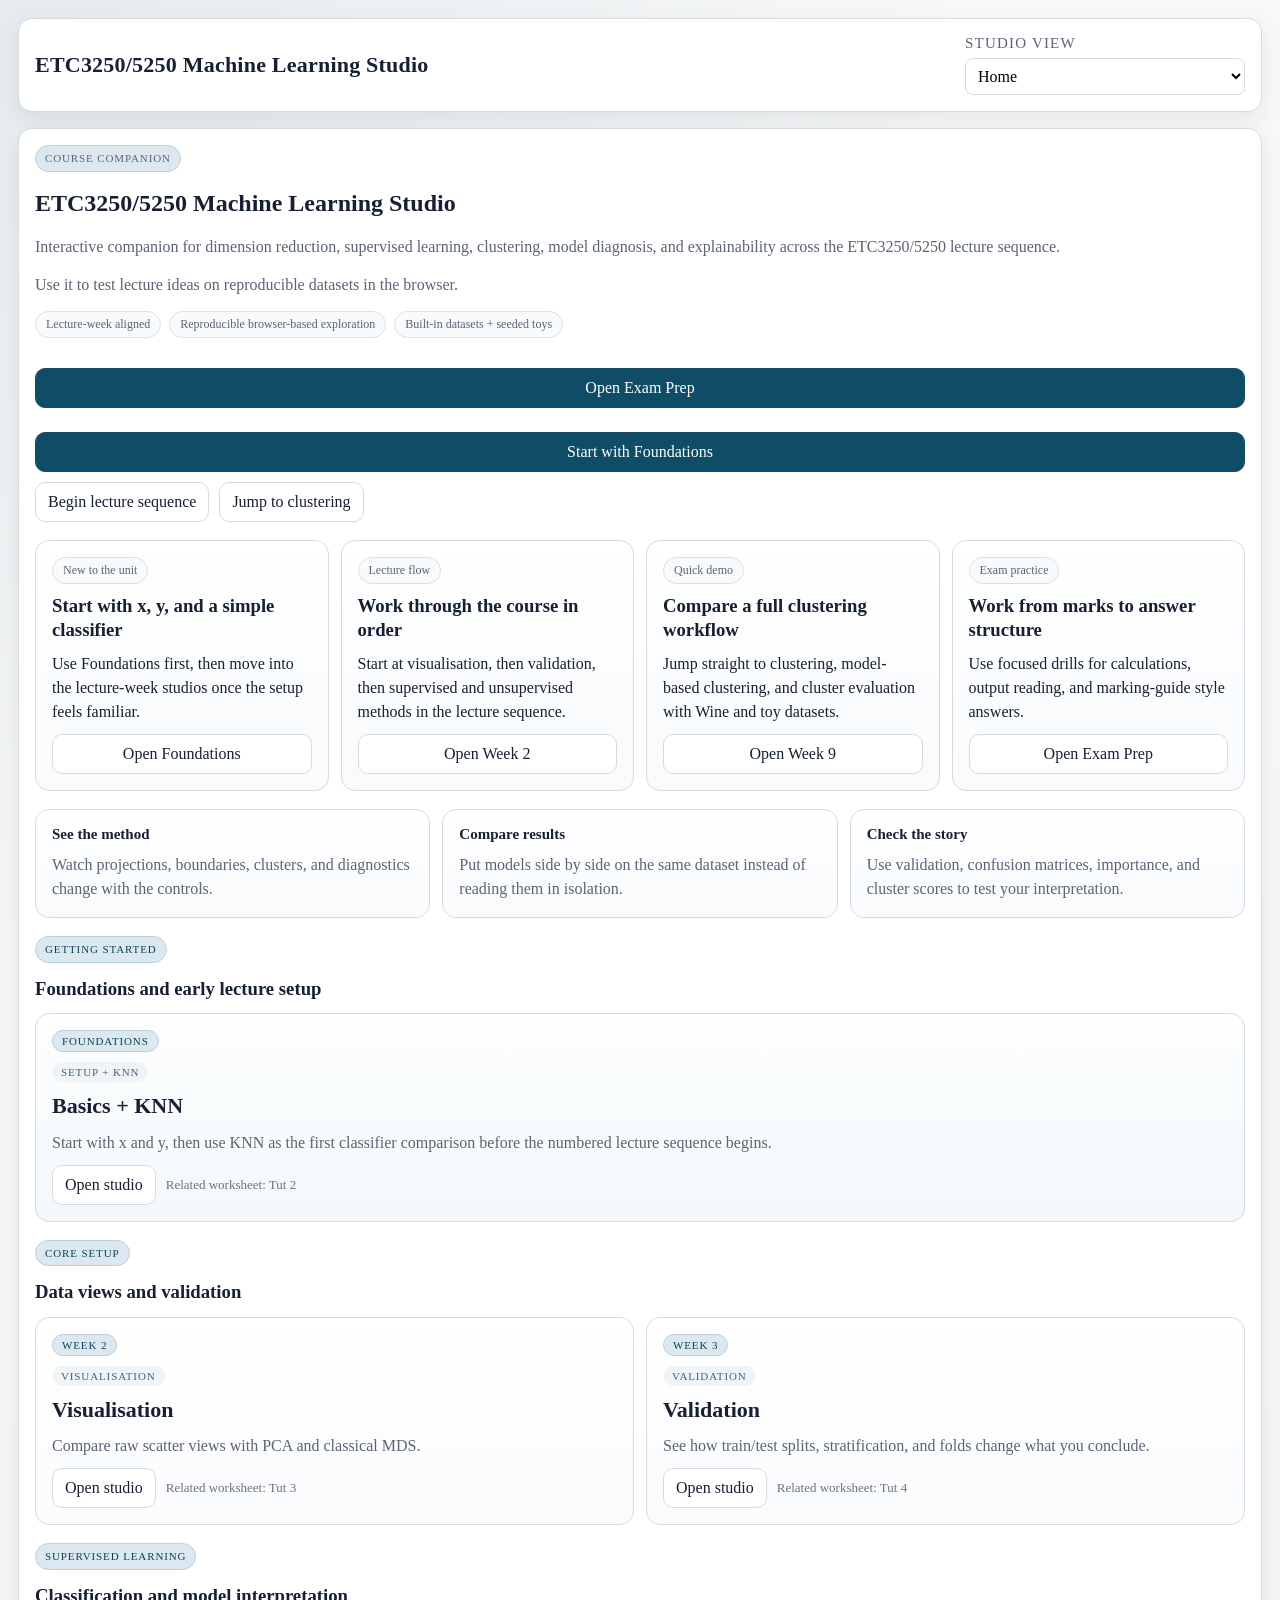
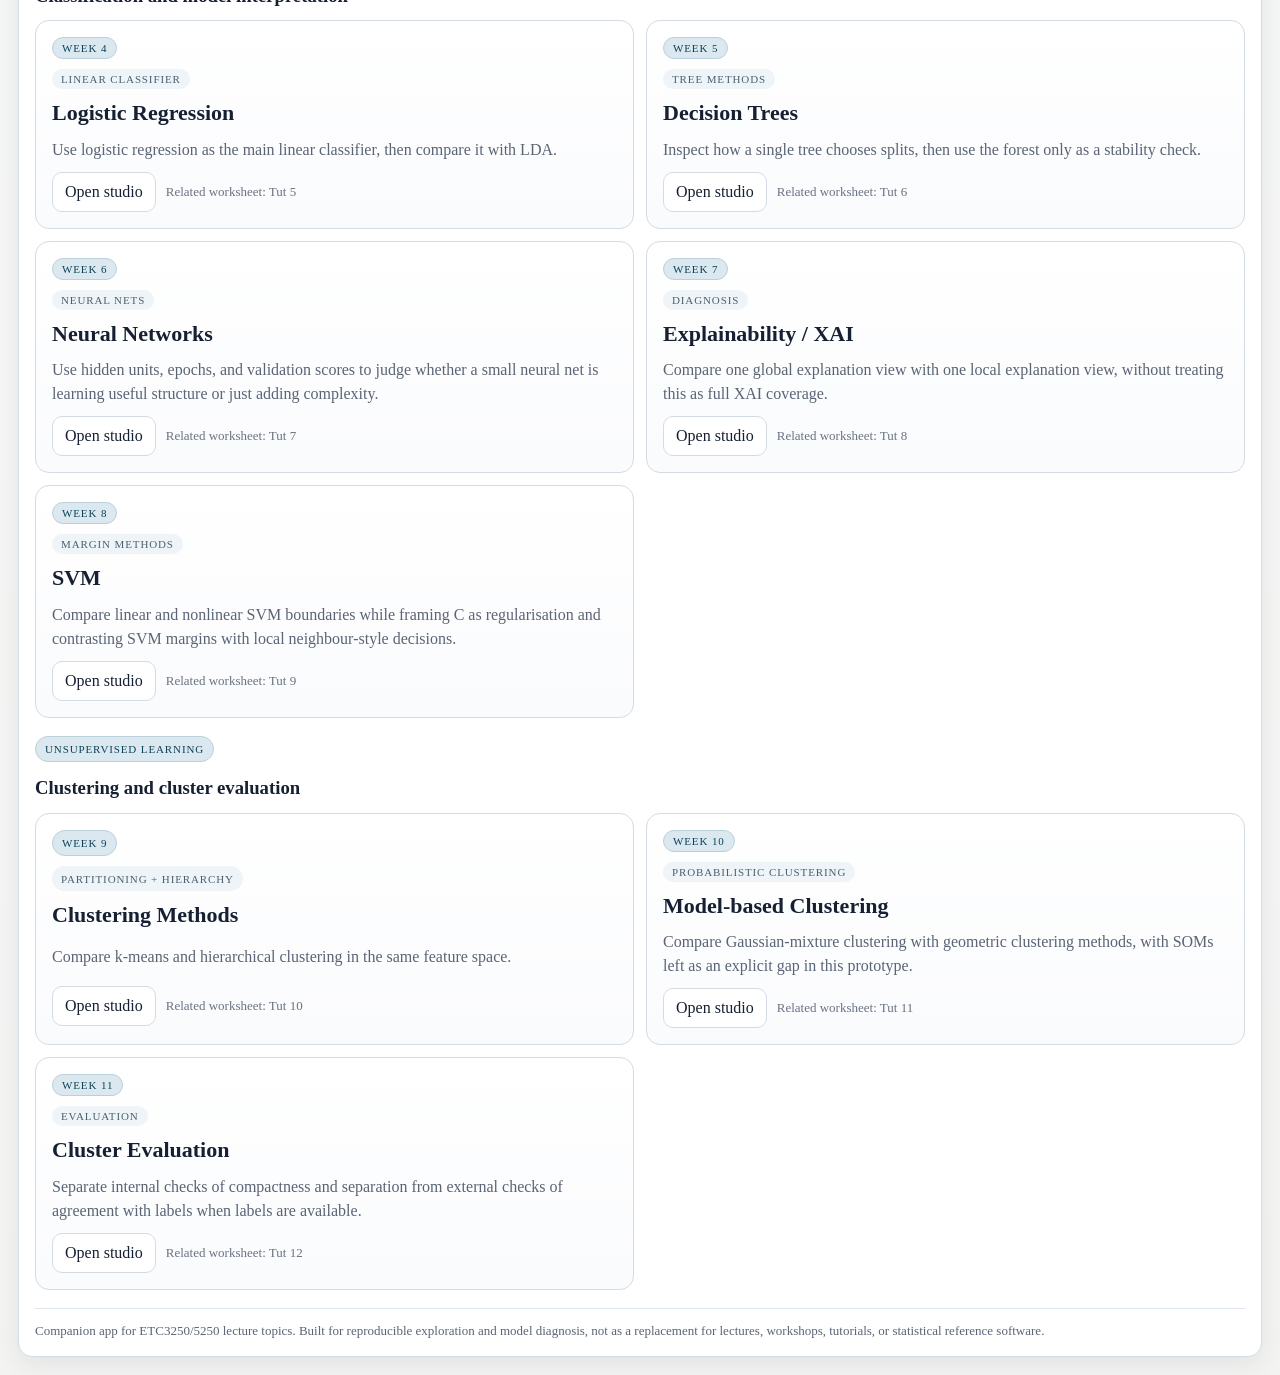
<file: app/v1/index.html>
<!DOCTYPE html>
<html lang="en">
<head>
  <meta charset="UTF-8" />
  <meta name="viewport" content="width=device-width, initial-scale=1.0" />
  <meta name="description" content="Interactive ETC3250/5250 machine learning studio for reproducible browser-based teaching demos." />
  <title>ETC3250/5250 Machine Learning Studio</title>
  <link rel="stylesheet" href="style.css" />
</head>
<body>
  <div class="layout">
    <main class="content">
      <section id="appControls" class="card app-controls">
        <div class="app-controls-head">
          <div class="app-controls-brand">
            <h1>ETC3250/5250 Machine Learning Studio</h1>
          </div>

          <div class="app-controls-nav">
            <label for="viewSelect">Studio view</label>
            <select id="viewSelect">
              <option value="home">Home</option>
              <option value="foundations">Foundations: Basics + KNN</option>
              <option value="week2">Week 2: Visualisation</option>
              <option value="week3">Week 3: Validation</option>
              <option value="week4">Week 4: Logistic Regression</option>
              <option value="week5">Week 5: Decision Trees</option>
              <option value="week6">Week 6: Neural Networks</option>
              <option value="week7">Week 7: Explainability / XAI</option>
              <option value="week8">Week 8: SVM</option>
              <option value="week9">Week 9: Clustering methods</option>
              <option value="week10">Week 10: Model-based clustering</option>
              <option value="week11">Week 11: Cluster evaluation</option>
              <option value="examPrep">Exam Prep</option>
            </select>
          </div>
        </div>

        <div id="currentWeekBlock" class="app-status-row">
          <div class="status-chip">
            <span id="currentWeekLabel"></span>
            <strong id="currentWeekTitle"></strong>
          </div>
          <p id="currentWeekSummary" class="small-note"></p>
          <div class="action-stack">
            <button id="backHomeBtn" class="secondary-btn" type="button">Back to home</button>
            <button id="applyPresetBtn" class="primary-btn compact-btn" type="button">Use recommended setup</button>
            <p id="tutorialPath" class="small-note"></p>
          </div>
        </div>

      </section>
      <section id="homeView" class="card section">
        <header class="home-hero">
          <p class="page-tag">Course Companion</p>
          <h2>ETC3250/5250 Machine Learning Studio</h2>
          <p>
            Interactive companion for dimension reduction, supervised learning, clustering, model diagnosis, and explainability across the ETC3250/5250 lecture sequence.
          </p>
          <p class="home-support-copy">
            Use it to test lecture ideas on reproducible datasets in the browser.
          </p>
        </header>

        <div class="home-meta">
          <span class="meta-pill">Lecture-week aligned</span>
          <span class="meta-pill">Reproducible browser-based exploration</span>
          <span class="meta-pill">Built-in datasets + seeded toys</span>
        </div>

        <div class="home-action-row">
          <button class="primary-btn" type="button" data-view-target="examPrep">Open Exam Prep</button>
          <button class="primary-btn" type="button" data-view-target="foundations">Start with Foundations</button>
          <button class="secondary-btn" type="button" data-view-target="week2">Begin lecture sequence</button>
          <button class="secondary-btn" type="button" data-view-target="week9">Jump to clustering</button>
        </div>

        <section class="home-quick-start">
          <article class="launch-card">
            <span class="meta-pill launch-pill">New to the unit</span>
            <h3>Start with x, y, and a simple classifier</h3>
            <p>Use Foundations first, then move into the lecture-week studios once the setup feels familiar.</p>
            <button class="card-btn" type="button" data-view-target="foundations">Open Foundations</button>
          </article>
          <article class="launch-card">
            <span class="meta-pill launch-pill">Lecture flow</span>
            <h3>Work through the course in order</h3>
            <p>Start at visualisation, then validation, then supervised and unsupervised methods in the lecture sequence.</p>
            <button class="card-btn" type="button" data-view-target="week2">Open Week 2</button>
          </article>
          <article class="launch-card">
            <span class="meta-pill launch-pill">Quick demo</span>
            <h3>Compare a full clustering workflow</h3>
            <p>Jump straight to clustering, model-based clustering, and cluster evaluation with Wine and toy datasets.</p>
            <button class="card-btn" type="button" data-view-target="week9">Open Week 9</button>
          </article>
          <article class="launch-card">
            <span class="meta-pill launch-pill">Exam practice</span>
            <h3>Work from marks to answer structure</h3>
            <p>Use focused drills for calculations, output reading, and marking-guide style answers.</p>
            <button class="card-btn" type="button" data-view-target="examPrep">Open Exam Prep</button>
          </article>
        </section>

        <section class="home-capability-strip" aria-label="What this app helps with">
          <div class="capability-card">
            <strong>See the method</strong>
            <p>Watch projections, boundaries, clusters, and diagnostics change with the controls.</p>
          </div>
          <div class="capability-card">
            <strong>Compare results</strong>
            <p>Put models side by side on the same dataset instead of reading them in isolation.</p>
          </div>
          <div class="capability-card">
            <strong>Check the story</strong>
            <p>Use validation, confusion matrices, importance, and cluster scores to test your interpretation.</p>
          </div>
        </section>

        <section class="home-group">
          <div class="home-group-head">
            <p class="page-tag">Getting Started</p>
            <h3>Foundations and early lecture setup</h3>
          </div>
          <div class="week-card-grid single">
            <article class="week-card featured-card">
              <span class="week-chip">Foundations</span>
              <span class="topic-tag">setup + KNN</span>
              <h3>Basics + KNN</h3>
              <p>Start with x and y, then use KNN as the first classifier comparison before the numbered lecture sequence begins.</p>
              <div class="week-card-actions">
                <button class="card-btn" type="button" data-view-target="foundations">Open studio</button>
                <span class="tutorial-ref quiet-ref">Related worksheet: Tut 2</span>
              </div>
            </article>
          </div>
        </section>

        <section class="home-group">
          <div class="home-group-head">
            <p class="page-tag">Core Setup</p>
            <h3>Data views and validation</h3>
          </div>
          <div class="week-card-grid">
            <article class="week-card">
              <span class="week-chip">Week 2</span>
              <span class="topic-tag">visualisation</span>
              <h3>Visualisation</h3>
              <p>Compare raw scatter views with PCA and classical MDS.</p>
              <div class="week-card-actions">
                <button class="card-btn" type="button" data-view-target="week2">Open studio</button>
                <span class="tutorial-ref quiet-ref">Related worksheet: Tut 3</span>
              </div>
            </article>

            <article class="week-card">
              <span class="week-chip">Week 3</span>
              <span class="topic-tag">validation</span>
              <h3>Validation</h3>
              <p>See how train/test splits, stratification, and folds change what you conclude.</p>
              <div class="week-card-actions">
                <button class="card-btn" type="button" data-view-target="week3">Open studio</button>
                <span class="tutorial-ref quiet-ref">Related worksheet: Tut 4</span>
              </div>
            </article>
          </div>
        </section>

        <section class="home-group">
          <div class="home-group-head">
            <p class="page-tag">Supervised Learning</p>
            <h3>Classification and model interpretation</h3>
          </div>
          <div class="week-card-grid">
            <article class="week-card">
              <span class="week-chip">Week 4</span>
              <span class="topic-tag">linear classifier</span>
              <h3>Logistic Regression</h3>
              <p>Use logistic regression as the main linear classifier, then compare it with LDA.</p>
              <div class="week-card-actions">
                <button class="card-btn" type="button" data-view-target="week4">Open studio</button>
                <span class="tutorial-ref quiet-ref">Related worksheet: Tut 5</span>
              </div>
            </article>

            <article class="week-card">
              <span class="week-chip">Week 5</span>
              <span class="topic-tag">tree methods</span>
              <h3>Decision Trees</h3>
              <p>Inspect how a single tree chooses splits, then use the forest only as a stability check.</p>
              <div class="week-card-actions">
                <button class="card-btn" type="button" data-view-target="week5">Open studio</button>
                <span class="tutorial-ref quiet-ref">Related worksheet: Tut 6</span>
              </div>
            </article>

            <article class="week-card">
              <span class="week-chip">Week 6</span>
              <span class="topic-tag">neural nets</span>
              <h3>Neural Networks</h3>
              <p>Use hidden units, epochs, and validation scores to judge whether a small neural net is learning useful structure or just adding complexity.</p>
              <div class="week-card-actions">
                <button class="card-btn" type="button" data-view-target="week6">Open studio</button>
                <span class="tutorial-ref quiet-ref">Related worksheet: Tut 7</span>
              </div>
            </article>

            <article class="week-card">
              <span class="week-chip">Week 7</span>
              <span class="topic-tag">diagnosis</span>
              <h3>Explainability / XAI</h3>
              <p>Compare one global explanation view with one local explanation view, without treating this as full XAI coverage.</p>
              <div class="week-card-actions">
                <button class="card-btn" type="button" data-view-target="week7">Open studio</button>
                <span class="tutorial-ref quiet-ref">Related worksheet: Tut 8</span>
              </div>
            </article>

            <article class="week-card">
              <span class="week-chip">Week 8</span>
              <span class="topic-tag">margin methods</span>
              <h3>SVM</h3>
              <p>Compare linear and nonlinear SVM boundaries while framing C as regularisation and contrasting SVM margins with local neighbour-style decisions.</p>
              <div class="week-card-actions">
                <button class="card-btn" type="button" data-view-target="week8">Open studio</button>
                <span class="tutorial-ref quiet-ref">Related worksheet: Tut 9</span>
              </div>
            </article>
          </div>
        </section>

        <section class="home-group">
          <div class="home-group-head">
            <p class="page-tag">Unsupervised Learning</p>
            <h3>Clustering and cluster evaluation</h3>
          </div>
          <div class="week-card-grid">
            <article class="week-card">
              <span class="week-chip">Week 9</span>
              <span class="topic-tag">partitioning + hierarchy</span>
              <h3>Clustering Methods</h3>
              <p>Compare k-means and hierarchical clustering in the same feature space.</p>
              <div class="week-card-actions">
                <button class="card-btn" type="button" data-view-target="week9">Open studio</button>
                <span class="tutorial-ref quiet-ref">Related worksheet: Tut 10</span>
              </div>
            </article>

            <article class="week-card">
              <span class="week-chip">Week 10</span>
              <span class="topic-tag">probabilistic clustering</span>
              <h3>Model-based Clustering</h3>
              <p>Compare Gaussian-mixture clustering with geometric clustering methods, with SOMs left as an explicit gap in this prototype.</p>
              <div class="week-card-actions">
                <button class="card-btn" type="button" data-view-target="week10">Open studio</button>
                <span class="tutorial-ref quiet-ref">Related worksheet: Tut 11</span>
              </div>
            </article>

            <article class="week-card">
              <span class="week-chip">Week 11</span>
              <span class="topic-tag">evaluation</span>
              <h3>Cluster Evaluation</h3>
              <p>Separate internal checks of compactness and separation from external checks of agreement with labels when labels are available.</p>
              <div class="week-card-actions">
                <button class="card-btn" type="button" data-view-target="week11">Open studio</button>
                <span class="tutorial-ref quiet-ref">Related worksheet: Tut 12</span>
              </div>
            </article>
          </div>
        </section>

        <p class="home-footnote">
          Companion app for ETC3250/5250 lecture topics. Built for reproducible exploration and model diagnosis, not as a replacement for lectures, workshops, tutorials, or statistical reference software.
        </p>
      </section>

      <section id="quickControlsBar" class="card quick-controls">
        <div class="quick-controls-head">
          <h2 id="quickControlsTitle">Adjust the current view</h2>
          <button id="settingsToggleBtn" class="secondary-btn compact-btn settings-btn" type="button" aria-expanded="false">
            Settings
          </button>
        </div>
        <div id="quickControlsGrid" class="quick-controls-grid"></div>
      </section>

      <div id="settingsBackdrop" class="settings-backdrop" hidden></div>
      <aside id="moreSettingsPanel" class="settings-drawer" role="dialog" aria-modal="true" aria-label="More settings" aria-hidden="true" hidden>
        <div class="settings-drawer-head">
          <h3>More settings</h3>
          <button id="settingsCloseBtn" class="secondary-btn compact-btn settings-close-btn" type="button">Close</button>
        </div>
        <div class="settings-drawer-body">
          <div class="settings-grid">
            <div class="control-group" data-control-group="dataset">
              <h3>Dataset</h3>

              <label for="datasetSelect">Dataset</label>
              <select id="datasetSelect">
                <option value="iris">Iris</option>
                <option value="penguins">Penguins</option>
                <option value="wine">Wine</option>
                <option value="toy_linear">Toy: linear classes</option>
                <option value="toy_nonlinear">Toy: nonlinear classes</option>
                <option value="toy_clusters">Toy: clustering blobs</option>
              </select>

              <label for="analysisSeed">Analysis seed</label>
              <div class="range-row">
                <input id="analysisSeed" type="range" min="1" max="999" step="1" value="123" />
                <input id="analysisSeed_num" type="number" min="1" max="999" step="1" value="123" aria-label="Analysis seed number" />
              </div>

              <p class="small-note" id="datasetMeta"></p>
              <p class="small-note" id="datasetTeachingNote"></p>
            </div>

            <div class="control-group" data-control-group="visual">
              <h3>View Controls</h3>
              <label for="scatterX">X feature</label>
              <select id="scatterX"></select>
              <label for="scatterY">Y feature</label>
              <select id="scatterY"></select>
            </div>

            <div class="control-group" data-control-group="validation">
              <h3>Validation</h3>

              <label for="validationMode">Evaluation mode</label>
              <select id="validationMode">
                <option value="holdout">Train/test split</option>
                <option value="cv">k-fold cross-validation</option>
              </select>

              <label for="testFraction">Test fraction</label>
              <div class="range-row">
                <input id="testFraction" type="range" min="0.15" max="0.45" step="0.05" value="0.25" />
                <input id="testFraction_num" type="number" min="0.15" max="0.45" step="0.05" value="0.25" aria-label="Test fraction number" />
              </div>

              <label for="kFolds">CV folds</label>
              <div class="range-row">
                <input id="kFolds" type="range" min="3" max="10" step="1" value="5" />
                <input id="kFolds_num" type="number" min="3" max="10" step="1" value="5" aria-label="CV folds number" />
              </div>

              <label class="inline-check">
                <input id="stratifyToggle" type="checkbox" checked />
                Stratification
              </label>
            </div>

            <div class="control-group" data-control-group="classification">
              <h3>Classification Controls</h3>

              <label for="focusModel">Focus model</label>
              <select id="focusModel">
                <option value="knn">KNN</option>
                <option value="logistic">Logistic regression</option>
                <option value="lda">LDA</option>
                <option value="tree">Decision tree</option>
                <option value="forest">Random forest</option>
                <option value="svm_linear">Linear SVM</option>
                <option value="svm_rbf">RBF SVM</option>
              </select>

              <div id="classificationKnnControl" class="sub-control">
                <label for="knnK">KNN neighbours (k)</label>
                <div class="range-row">
                  <input id="knnK" type="range" min="1" max="25" step="2" value="7" />
                  <input id="knnK_num" type="number" min="1" max="25" step="2" value="7" aria-label="KNN neighbours number" />
                </div>
              </div>

              <div id="classificationTreeControl" class="sub-control">
                <label for="treeDepth">Decision tree depth</label>
                <div class="range-row">
                  <input id="treeDepth" type="range" min="1" max="8" step="1" value="4" />
                  <input id="treeDepth_num" type="number" min="1" max="8" step="1" value="4" aria-label="Decision tree depth number" />
                </div>
              </div>

              <div id="classificationLogisticControl" class="sub-control">
                <label for="logisticPenalty">Logistic penalty (lambda)</label>
                <div class="range-row">
                  <input id="logisticPenalty" type="range" min="0.001" max="0.2" step="0.001" value="0.01" />
                  <input id="logisticPenalty_num" type="number" min="0.001" max="0.2" step="0.001" value="0.01" aria-label="Logistic penalty number" />
                </div>
              </div>
            </div>

            <div class="control-group" data-control-group="clustering">
              <h3>Clustering Controls</h3>

              <label for="clusterK">Clustering k</label>
              <div class="range-row">
                <input id="clusterK" type="range" min="2" max="8" step="1" value="3" />
                <input id="clusterK_num" type="number" min="2" max="8" step="1" value="3" aria-label="Clustering k number" />
              </div>
            </div>

            <div class="control-group" data-control-group="forest">
              <h3>Forest Comparison</h3>

              <label for="forestTrees">Random forest trees</label>
              <div class="range-row">
                <input id="forestTrees" type="range" min="5" max="51" step="2" value="21" />
                <input id="forestTrees_num" type="number" min="5" max="51" step="2" value="21" aria-label="Random forest trees number" />
              </div>
            </div>

            <div class="control-group" data-control-group="trees">
              <h3>Tree Mechanics</h3>

              <label for="splitFeature">Split explorer feature</label>
              <select id="splitFeature"></select>
            </div>

            <div class="control-group" data-control-group="neural">
              <h3>Neural Net Controls</h3>

              <label for="nnHidden">Hidden units</label>
              <div class="range-row">
                <input id="nnHidden" type="range" min="3" max="24" step="1" value="8" />
                <input id="nnHidden_num" type="number" min="3" max="24" step="1" value="8" aria-label="Hidden units number" />
              </div>

              <label for="nnEpochs">Training epochs</label>
              <div class="range-row">
                <input id="nnEpochs" type="range" min="60" max="320" step="20" value="180" />
                <input id="nnEpochs_num" type="number" min="60" max="320" step="20" value="180" aria-label="Training epochs number" />
              </div>
            </div>

            <div class="control-group" data-control-group="svm">
              <h3>SVM Controls</h3>

              <label for="svmC">SVM C</label>
              <div class="range-row">
                <input id="svmC" type="range" min="0.2" max="3" step="0.2" value="1.2" />
                <input id="svmC_num" type="number" min="0.2" max="3" step="0.2" value="1.2" aria-label="SVM C number" />
              </div>

              <label for="svmGamma">RBF gamma</label>
              <div class="range-row">
                <input id="svmGamma" type="range" min="0.2" max="3" step="0.2" value="1" />
                <input id="svmGamma_num" type="number" min="0.2" max="3" step="0.2" value="1" aria-label="RBF gamma number" />
              </div>
            </div>

            <div class="control-group" data-control-group="xai">
              <h3>XAI Controls</h3>

              <label for="xaiIndex">Selected row</label>
              <div class="range-row">
                <input id="xaiIndex" type="range" min="1" max="344" step="1" value="1" />
                <input id="xaiIndex_num" type="number" min="1" max="344" step="1" value="1" aria-label="Selected row number" />
              </div>
              <p id="xaiIndexNote" class="small-note"></p>
            </div>

            <div class="control-group" data-control-group="model-clustering">
              <h3>Model-based Controls</h3>

              <label for="gmmComponents">Mixture components</label>
              <div class="range-row">
                <input id="gmmComponents" type="range" min="2" max="8" step="1" value="3" />
                <input id="gmmComponents_num" type="number" min="2" max="8" step="1" value="3" aria-label="Mixture components number" />
              </div>
            </div>

            <div class="control-group" data-control-group="problem">
              <h3>Problem Framing</h3>
              <label for="framingMode">Learning setup</label>
              <select id="framingMode">
                <option value="classification">Classification</option>
                <option value="regression">Regression</option>
                <option value="clustering">Clustering</option>
              </select>
            </div>
          </div>
        </div>
      </aside>

      <section id="weekShell" class="section week-shell">
        <div class="week-shell-top">
          <div class="section-title week-shell-title">
            <span class="kicker" id="viewKicker"></span>
            <h2 id="viewTitle"></h2>
          </div>
          <div class="view-actions">
            <button id="viewPresetBtn" class="card-btn compact-action-btn" type="button">Use recommended setup</button>
            <p id="viewTutorialPath" class="small-note tutorial-path"></p>
          </div>
        </div>
        <p id="viewSummary" class="view-summary"></p>
        <p id="viewPrompt" class="caption"></p>
      </section>

      <section id="problem-framing" class="card section week-section" data-views="foundations">
        <div class="section-title">
          <span class="kicker">Foundations</span>
          <h3>Problem Framing And x / y</h3>
        </div>
        <p id="problemIntro" class="section-note"></p>

        <div class="panel-grid three">
          <article class="panel">
            <h4>Classification</h4>
            <p>Predict a category label from measured features.</p>
          </article>
          <article class="panel">
            <h4>Regression</h4>
            <p>Predict a numeric outcome from measured features.</p>
          </article>
          <article class="panel">
            <h4>Clustering</h4>
            <p>Group observations by similarity without fitting labels during training.</p>
          </article>
        </div>

        <div class="panel-grid two">
          <article class="panel">
            <h4>Current learning setup</h4>
            <p id="framingSummary" class="caption"></p>
          </article>

          <article class="panel">
            <h4>What do x and y mean?</h4>
            <div id="xyDefinition" class="mono-block"></div>
          </article>
        </div>

        <details class="foldout panel">
          <summary>Need a scale reminder?</summary>
          <div id="standardisationSummary" class="mono-block"></div>
          <p class="caption" id="standardisationCaption"></p>
        </details>
      </section>

      <section id="visualisation-lab" class="card section week-section" data-views="week2">
        <div class="section-title">
          <span class="kicker">Week 2</span>
          <h3>Visualisation Studio</h3>
        </div>
        <p id="visualIntro" class="section-note"></p>
        <p id="pairScatterSummary" class="caption"></p>

        <div class="panel-grid three">
          <article class="panel">
            <h4>Pairwise scatter</h4>
            <svg id="pairScatterPlot" viewBox="0 0 540 420"></svg>
            <p class="caption" id="pairScatterCaption"></p>
          </article>
          <article class="panel">
            <h4>PCA projection</h4>
            <svg id="pcaPlot" viewBox="0 0 540 420"></svg>
            <p class="caption" id="pcaCaption"></p>
          </article>
          <article class="panel">
            <h4>Classical MDS</h4>
            <svg id="mdsPlot" viewBox="0 0 540 420"></svg>
            <p class="caption" id="mdsCaption"></p>
          </article>
        </div>
      </section>

      <section id="resampling-lab" class="card section week-section" data-views="week3">
        <div class="section-title">
          <span class="kicker">Week 3</span>
          <h3>Validation Studio</h3>
        </div>
        <p id="resamplingIntro" class="section-note"></p>

        <div class="panel-grid two">
          <article class="panel">
            <h4>Train/test split balance</h4>
            <table id="splitBalanceTable" class="data-table"></table>
            <p class="caption" id="splitCaption"></p>
          </article>
          <article class="panel">
            <h4>k-fold class balance</h4>
            <table id="foldBalanceTable" class="data-table"></table>
            <p class="caption" id="foldCaption"></p>
          </article>
        </div>

        <article class="panel">
          <h4>Permutation null check</h4>
          <svg id="permutationPlot" viewBox="0 0 540 320"></svg>
          <div id="permutationSummary" class="mono-block"></div>
          <p class="caption" id="permutationCaption"></p>
        </article>

        <article class="panel">
          <h4>Bootstrap stability check</h4>
          <svg id="bootstrapPlot" viewBox="0 0 540 320"></svg>
          <div id="bootstrapSummary" class="mono-block"></div>
          <p class="caption" id="bootstrapCaption"></p>
        </article>
      </section>

      <section id="classification-lab" class="card section week-section" data-views="foundations week4 week7 week8">
        <div class="section-title">
          <span class="kicker" id="classificationKicker">Classification</span>
          <h3>Classification Studio</h3>
        </div>
        <p id="classificationIntro" class="section-note"></p>

        <article class="panel">
          <h4>Model comparison</h4>
          <table id="classificationMetricsTable" class="data-table"></table>
          <p class="caption" id="classificationModeCaption"></p>
        </article>

        <div id="classificationDetailGrid" class="panel-grid two">
          <article id="classificationSummaryPanel" class="panel">
            <h4>Confusion matrix + summary</h4>
            <table id="confusionTable" class="data-table"></table>
            <div id="modelSummary" class="mono-block"></div>
            <p class="caption" id="confusionCaption"></p>
          </article>

          <article id="boundaryPanel" class="panel">
            <h4>Decision boundary</h4>
            <svg id="boundaryPlot" viewBox="0 0 540 420"></svg>
            <p class="caption" id="boundaryCaption"></p>
          </article>
        </div>

        <article id="week4RegularisationPanel" class="panel">
          <h4>Logistic coefficient shrinkage</h4>
          <table id="week4RegularisationTable" class="data-table"></table>
          <div id="week4RegularisationSummary" class="mono-block"></div>
          <p class="caption" id="week4RegularisationCaption"></p>
        </article>
      </section>

      <section id="week5-lab" class="card section week-section" data-views="week5">
        <div class="section-title">
          <span class="kicker">Week 5</span>
          <h3>Decision Tree Studio</h3>
        </div>
        <p id="week5Intro" class="section-note"></p>

        <div class="panel-grid two">
          <article class="panel">
            <h4>Split explorer</h4>
            <svg id="week5SplitPlot" viewBox="0 0 540 420"></svg>
            <div id="week5SplitSummary" class="mono-block"></div>
            <p id="week5SplitCaption" class="caption"></p>
          </article>

          <article class="panel">
            <h4>Early tree structure</h4>
            <svg id="week5TreePlot" viewBox="0 0 540 420"></svg>
            <div id="week5TreeSummary" class="mono-block"></div>
            <p id="week5TreeCaption" class="caption"></p>
          </article>
        </div>

        <div class="panel-grid two">
          <article class="panel">
            <h4>Tree vs forest stability check</h4>
            <table id="week5MetricsTable" class="data-table"></table>
            <div id="week5ComparisonSummary" class="mono-block"></div>
            <p id="week5MetricsCaption" class="caption"></p>
          </article>

          <article class="panel">
            <h4>Current model diagnosis</h4>
            <table id="week5ConfusionTable" class="data-table"></table>
            <div id="week5ModelSummary" class="mono-block"></div>
            <p id="week5ConfusionCaption" class="caption"></p>
          </article>
        </div>

        <div class="panel-grid two">
          <article class="panel">
            <h4>Hard cases</h4>
            <table id="week5HardCasesTable" class="data-table"></table>
            <p id="week5HardCasesCaption" class="caption"></p>
          </article>

          <article class="panel">
            <h4>Forest support signal</h4>
            <table id="week5ImportanceTable" class="data-table"></table>
            <p id="week5ImportanceCaption" class="caption"></p>
          </article>
        </div>
      </section>

      <section id="xai-lab" class="card section week-section" data-views="week7">
        <div class="section-title">
          <span class="kicker">Week 7</span>
          <h3>Explainability Studio</h3>
        </div>
        <p id="xaiIntro" class="section-note"></p>

        <article class="panel">
          <h4>Week 7 Scope Note</h4>
          <div class="mono-block">
This studio separates one global explanation view from one local explanation view.

It does not try to cover the full XAI lecture topic, so read it as a focused subset rather than complete coverage.
          </div>
          <p class="caption">Plain-English caption: use this page to contrast what a model seems to use overall with why one selected row is predicted the way it is.</p>
        </article>

        <div class="panel-grid two">
          <article class="panel">
            <h4>Global explanation view</h4>
            <table id="xaiGlobalTable" class="data-table"></table>
            <p class="caption" id="xaiGlobalCaption"></p>
          </article>

          <article class="panel">
            <h4>Local explanation view</h4>
            <div id="xaiLocalSummary" class="mono-block"></div>
            <table id="xaiLocalTable" class="data-table"></table>
            <p class="caption" id="xaiLocalCaption"></p>
          </article>
        </div>
      </section>

      <section id="neural-lab" class="card section week-section" data-views="week6">
        <div class="section-title">
          <span class="kicker">Week 6</span>
          <h3>Neural Network Studio</h3>
        </div>
        <p id="neuralIntro" class="section-note"></p>

        <article class="panel">
          <h4>Neural net versus baseline models</h4>
          <table id="nnMetricsTable" class="data-table"></table>
          <p class="caption" id="nnMetricsCaption"></p>
        </article>

        <div class="panel-grid two">
          <article id="nnSummaryPanel" class="panel">
            <h4>Network summary</h4>
            <div id="nnSummary" class="mono-block"></div>
          </article>

          <article id="nnBoundaryPanel" class="panel">
            <h4>Neural decision boundary</h4>
            <svg id="nnBoundaryPlot" viewBox="0 0 540 420"></svg>
            <p class="caption" id="nnBoundaryCaption"></p>
          </article>
        </div>
      </section>

      <section id="clustering-lab" class="card section week-section" data-views="week9 week10 week11">
        <div class="section-title">
          <span class="kicker" id="clusteringKicker">Clustering</span>
          <h3>Clustering Studio</h3>
        </div>
        <p id="clusteringIntro" class="section-note"></p>

        <article class="panel">
          <h4>Clustering quality comparison</h4>
          <table id="clusteringTable" class="data-table"></table>
          <p class="caption" id="clusteringCaption"></p>
        </article>

        <article id="week10ScopePanel" class="panel">
          <h4>Week 10 Scope Note</h4>
          <div class="mono-block">
This studio covers Gaussian-mixture clustering as the model-based method.

It does not implement self-organising maps, so treat SOMs as an explicit known gap rather than implied coverage.
          </div>
          <p class="caption">Plain-English caption: use this page to compare probabilistic clustering with k-means and hierarchical clustering, not as a full summary of every Week 10 lecture topic.</p>
        </article>

        <div class="panel-grid three">
          <article class="panel">
            <h4>k-means in PCA space</h4>
            <svg id="kmeansPlot" viewBox="0 0 540 420"></svg>
            <p class="caption" id="kmeansCaption"></p>
          </article>
          <article class="panel">
            <h4>Hierarchical clustering in PCA space</h4>
            <svg id="hierPlot" viewBox="0 0 540 420"></svg>
            <p class="caption" id="hierCaption"></p>
          </article>
          <article id="modelClusteringPanel" class="panel">
            <h4>Model-based clustering in PCA space</h4>
            <svg id="modelClusterPlot" viewBox="0 0 540 420"></svg>
            <p class="caption" id="modelClusterCaption"></p>
          </article>
        </div>

        <article class="panel" id="clusterEvaluationPanel">
          <h4>How should you judge the clustering?</h4>
          <ul class="compact-list">
            <li><strong>Internal check, silhouette:</strong> higher means points sit closer to their own cluster than to others.</li>
            <li><strong>Internal check, WCSS:</strong> lower means clusters are more compact.</li>
            <li><strong>External check, adjusted Rand:</strong> compares the fitted clusters with known labels when labels exist.</li>
          </ul>
          <p class="caption">
            A neat PCA picture alone is not enough. First separate the internal metrics from the external one, then compare both with the visual pattern.
          </p>
        </article>

        <article class="panel">
          <h4>Hierarchical merge summary</h4>
          <div id="hierSummary" class="mono-block"></div>
          <p class="caption" id="hierSummaryCaption"></p>
        </article>
      </section>

      <section id="exam-prep" class="card section week-section exam-prep-section" data-views="examPrep">
        <div class="section-title">
          <span class="kicker">Exam Prep</span>
          <h3>Exam Workflow And Worked Drills</h3>
        </div>
        <p class="section-note">
          Use this page for exam mechanics: short written answers, output reading, and hand calculations. The existing week studios remain the place to build visual intuition.
        </p>
        <div class="exam-mode-row">
          <label class="exam-mode-toggle" for="examModeToggle">
            <input type="checkbox" id="examModeToggle">
            <span>Exam mode</span>
          </label>
          <p class="caption" id="examModeStatus">Worked-answer foldouts are visible.</p>
        </div>

        <nav class="exam-jump-row" aria-label="Exam prep sections">
          <button type="button" data-exam-jump-target="exam-start">Start</button>
          <button type="button" data-exam-jump-target="exam-papers">Past Papers</button>
          <button type="button" data-exam-jump-target="exam-drills">Drills</button>
          <button type="button" data-exam-jump-target="exam-cards">Worked Cards</button>
        </nav>

        <section id="exam-start" class="exam-study-route" aria-label="Recommended exam prep workflow">
          <div class="section-title compact-section-title">
            <span class="kicker">Start Here</span>
            <h3>Study Workflow</h3>
          </div>
          <ol class="exam-route-list">
            <li><strong>Choose paper</strong><span>Use Past Paper Mode to pick today's paper and attempt route.</span></li>
            <li><strong>Turn on Exam Mode</strong><span>Hide worked answers while you attempt questions.</span></li>
            <li><strong>Attempt first</strong><span>Write the answer before opening any checklist or solution.</span></li>
            <li><strong>Drill weak mechanics</strong><span>Use only the drill that matches the question you missed.</span></li>
            <li><strong>Review cards</strong><span>Check wording, formulas, and marking points after the attempt.</span></li>
            <li><strong>Redo misses</strong><span>Repeat weak calculations until the steps are automatic.</span></li>
          </ol>
        </section>

        <section id="exam-papers" class="past-paper-panel" aria-label="Past paper mode">
          <div class="section-title compact-section-title">
            <span class="kicker">Past Paper Mode</span>
            <h3>Attempt Plan</h3>
          </div>
          <div class="past-paper-mode-grid">
            <label class="exam-drill-control past-paper-select" for="pastPaperSelect">
              <span>Choose paper</span>
              <select id="pastPaperSelect">
                <option value="2025">2025 current blueprint</option>
                <option value="2024">2024 recent mechanics</option>
                <option value="2019">2019 older mechanics</option>
              </select>
            </label>
            <div class="past-paper-focus" id="pastPaperFocus" aria-live="polite"></div>
          </div>
          <div class="past-paper-workflow" aria-label="Selected past paper workflow">
            <article class="past-paper-column">
              <h4>Attempt First</h4>
              <ol class="compact-list past-paper-list" id="pastPaperPlan"></ol>
            </article>
            <article class="past-paper-column">
              <h4>Use These Drills</h4>
              <ul class="compact-list past-paper-list" id="pastPaperDrills"></ul>
            </article>
            <article class="past-paper-column">
              <h4>Local Reference</h4>
              <ul class="compact-list past-paper-list" id="pastPaperFiles"></ul>
            </article>
          </div>
          <p class="caption">Use the local paper beside this page. Attempt first, drill only the weak mechanics, then review the worked-answer cards.</p>
        </section>

        <section id="exam-priority" class="exam-priority-grid" aria-label="Exam topic priority by 2025 mark weight">
          <article class="exam-priority-card high">
            <span>20 marks</span>
            <strong>Decision trees + random forests</strong>
          </article>
          <article class="exam-priority-card high">
            <span>20 marks</span>
            <strong>Logistic regression + neural networks</strong>
          </article>
          <article class="exam-priority-card high">
            <span>19 marks</span>
            <strong>Clustering calculations</strong>
          </article>
          <article class="exam-priority-card">
            <span>15 marks</span>
            <strong>Visualisation + PCA</strong>
          </article>
          <article class="exam-priority-card">
            <span>14 marks</span>
            <strong>Model evaluation + tuning</strong>
          </article>
          <article class="exam-priority-card">
            <span>12 marks</span>
            <strong>XAI + SVM + kNN</strong>
          </article>
        </section>

        <section id="exam-drills" class="exam-drill-panel" aria-label="Interactive high-yield exam drills">
          <div class="section-title compact-section-title">
            <span class="kicker">High-Yield Drills</span>
            <h3>Output And Calculation Practice</h3>
          </div>
          <p class="section-note">
            Use these before opening the worked-answer cards. They practise the mechanics the exam can ask directly: output reading, formula substitution, and hand clustering.
          </p>
          <article class="exam-drill-card">
            <div class="exam-drill-prompt">
              <span class="topic-tag">Tree output</span>
              <h4>Tree Output Reader</h4>
              <pre class="mono-block tree-output-block">node), split, n, loss, yval, (yprob)
      * denotes terminal node

1) root 5 2 No (0.60 0.40)
  2) Balance &lt; 50 3 1 No (0.67 0.33) *
  3) Balance &gt;= 50 2 0 Yes (0.00 1.00) *</pre>
              <p class="caption">Training error is the sum of terminal-node losses divided by the root-node count.</p>
            </div>
            <div class="exam-drill-controls">
              <label class="exam-drill-control" for="treeReaderTerminalNodes">
                <span>How many terminal nodes?</span>
                <select id="treeReaderTerminalNodes">
                  <option value="">Choose</option>
                  <option value="1">1</option>
                  <option value="2">2</option>
                  <option value="3">3</option>
                </select>
              </label>
              <label class="exam-drill-control" for="treeReaderRootN">
                <span>What is root-node n?</span>
                <select id="treeReaderRootN">
                  <option value="">Choose</option>
                  <option value="2">2</option>
                  <option value="5">5</option>
                  <option value="50">50</option>
                </select>
              </label>
              <label class="exam-drill-control" for="treeReaderNode2Prediction">
                <span>What class does node 2 predict?</span>
                <select id="treeReaderNode2Prediction">
                  <option value="">Choose</option>
                  <option value="No">No</option>
                  <option value="Yes">Yes</option>
                </select>
              </label>
              <label class="exam-drill-control" for="treeReaderTrainingError">
                <span>What is the training error?</span>
                <select id="treeReaderTrainingError">
                  <option value="">Choose</option>
                  <option value="0/5">0/5 = 0%</option>
                  <option value="1/5">1/5 = 20%</option>
                  <option value="2/5">2/5 = 40%</option>
                </select>
              </label>
              <div class="exam-drill-actions">
                <button class="card-btn compact-action-btn" type="button" id="treeReaderCheckBtn">Check answers</button>
                <button class="card-btn compact-action-btn" type="button" id="treeReaderResetBtn">Reset</button>
              </div>
              <p class="small-note exam-feedback" id="treeReaderFeedback" aria-live="polite">
                Read the starred rows first, then answer from the printed output.
              </p>
            </div>
          </article>

          <article class="exam-drill-card">
            <div class="exam-drill-prompt">
              <span class="topic-tag">Logistic</span>
              <h4>Logistic Probability Calculator</h4>
              <pre class="mono-block tree-output-block">Model:
eta = -1.20 + 0.80 * hours + 0.50 * attended
p = 1 / (1 + exp(-eta))

Student:
hours = 2
attended = 1
threshold = 0.50</pre>
              <p class="caption">Calculate the linear score first, then transform it into a probability.</p>
            </div>
            <div class="exam-drill-controls">
              <label class="exam-drill-control" for="logisticEta">
                <span>What is eta?</span>
                <select id="logisticEta">
                  <option value="">Choose</option>
                  <option value="0.10">0.10</option>
                  <option value="0.90">0.90</option>
                  <option value="2.10">2.10</option>
                </select>
              </label>
              <label class="exam-drill-control" for="logisticProbability">
                <span>What is p, approximately?</span>
                <select id="logisticProbability">
                  <option value="">Choose</option>
                  <option value="0.29">0.29</option>
                  <option value="0.71">0.71</option>
                  <option value="0.90">0.90</option>
                </select>
              </label>
              <label class="exam-drill-control" for="logisticClass">
                <span>Predicted class at threshold 0.50?</span>
                <select id="logisticClass">
                  <option value="">Choose</option>
                  <option value="0">Class 0</option>
                  <option value="1">Class 1</option>
                </select>
              </label>
              <div class="exam-drill-actions">
                <button class="card-btn compact-action-btn" type="button" id="logisticCheckBtn">Check answers</button>
                <button class="card-btn compact-action-btn" type="button" id="logisticResetBtn">Reset</button>
              </div>
              <p class="small-note exam-feedback" id="logisticFeedback" aria-live="polite">
                Start with eta. Do not compare eta directly with 0.50.
              </p>
            </div>
          </article>

          <article class="exam-drill-card">
            <div class="exam-drill-prompt">
              <span class="topic-tag">Clustering</span>
              <h4>K-Means And Single Linkage</h4>
              <pre class="mono-block tree-output-block">K-means, one dimension:
current centres: C1 = 2, C2 = 8
points: 1, 3, 7, 9

Single linkage distances:
d(A,B)=2, d(A,C)=6, d(B,C)=4</pre>
              <p class="caption">For k-means, assign to the closest centre then average assigned points. For single linkage, merge the closest pair first.</p>
            </div>
            <div class="exam-drill-controls">
              <label class="exam-drill-control" for="clusterAssignments">
                <span>Which k-means assignments are correct?</span>
                <select id="clusterAssignments">
                  <option value="">Choose</option>
                  <option value="C1:1,3;C2:7,9">C1: 1,3 and C2: 7,9</option>
                  <option value="C1:1;C2:3,7,9">C1: 1 and C2: 3,7,9</option>
                  <option value="C1:1,3,7;C2:9">C1: 1,3,7 and C2: 9</option>
                </select>
              </label>
              <label class="exam-drill-control" for="clusterUpdatedCenters">
                <span>What are the updated centres?</span>
                <select id="clusterUpdatedCenters">
                  <option value="">Choose</option>
                  <option value="2,8">2 and 8</option>
                  <option value="2,7">2 and 7</option>
                  <option value="4,8">4 and 8</option>
                </select>
              </label>
              <label class="exam-drill-control" for="clusterFirstMerge">
                <span>First single-linkage merge?</span>
                <select id="clusterFirstMerge">
                  <option value="">Choose</option>
                  <option value="AB">A and B at height 2</option>
                  <option value="BC">B and C at height 4</option>
                  <option value="AC">A and C at height 6</option>
                </select>
              </label>
              <div class="exam-drill-actions">
                <button class="card-btn compact-action-btn" type="button" id="clusterCheckBtn">Check answers</button>
                <button class="card-btn compact-action-btn" type="button" id="clusterResetBtn">Reset</button>
              </div>
              <p class="small-note exam-feedback" id="clusterFeedback" aria-live="polite">
                Do the assignment step before updating the k-means centres.
              </p>
            </div>
          </article>

          <article class="exam-drill-card">
            <div class="exam-drill-prompt">
              <span class="topic-tag">PCA</span>
              <h4>PCA Table Reader</h4>
              <table class="data-table compact-drill-table">
                <thead>
                  <tr>
                    <th>PC</th>
                    <th>Eigenvalue</th>
                    <th>Temp loading</th>
                    <th>Pressure loading</th>
                    <th>Volume loading</th>
                  </tr>
                </thead>
                <tbody>
                  <tr>
                    <td>PC1</td>
                    <td>2.40</td>
                    <td>0.65</td>
                    <td>0.70</td>
                    <td>-0.29</td>
                  </tr>
                  <tr>
                    <td>PC2</td>
                    <td>0.45</td>
                    <td>0.10</td>
                    <td>-0.34</td>
                    <td>0.93</td>
                  </tr>
                  <tr>
                    <td>PC3</td>
                    <td>0.15</td>
                    <td>-0.75</td>
                    <td>0.62</td>
                    <td>0.22</td>
                  </tr>
                </tbody>
              </table>
              <p class="caption">Total variance is the sum of eigenvalues. Contribution size uses absolute loading values.</p>
            </div>
            <div class="exam-drill-controls">
              <label class="exam-drill-control" for="pcaPc1Variance">
                <span>Variance explained by PC1?</span>
                <select id="pcaPc1Variance">
                  <option value="">Choose</option>
                  <option value="20%">20%</option>
                  <option value="60%">60%</option>
                  <option value="80%">80%</option>
                </select>
              </label>
              <label class="exam-drill-control" for="pcaCumulativeVariance">
                <span>Cumulative variance for PC1 + PC2?</span>
                <select id="pcaCumulativeVariance">
                  <option value="">Choose</option>
                  <option value="80%">80%</option>
                  <option value="95%">95%</option>
                  <option value="300%">300%</option>
                </select>
              </label>
              <label class="exam-drill-control" for="pcaDominantPc2">
                <span>Which variable dominates PC2?</span>
                <select id="pcaDominantPc2">
                  <option value="">Choose</option>
                  <option value="Temp">Temp</option>
                  <option value="Pressure">Pressure</option>
                  <option value="Volume">Volume</option>
                </select>
              </label>
              <div class="exam-drill-actions">
                <button class="card-btn compact-action-btn" type="button" id="pcaCheckBtn">Check answers</button>
                <button class="card-btn compact-action-btn" type="button" id="pcaResetBtn">Reset</button>
              </div>
              <p class="small-note exam-feedback" id="pcaFeedback" aria-live="polite">
                Divide eigenvalues by the total, then compare absolute loading values.
              </p>
            </div>
          </article>
        </section>

        <section id="exam-cards" class="exam-card-groups" aria-label="High-yield exam practice cards">
          <div class="section-title compact-section-title">
            <span class="kicker">Worked Cards</span>
            <h3>Review By Topic</h3>
          </div>

          <section class="exam-card-group" aria-label="PCA and visualisation worked cards">
            <h4>PCA + Visualisation</h4>
            <div class="exam-card-grid">
          <article class="exam-card">
            <span class="topic-tag">PCA</span>
            <h4>PCA Variance And Loadings</h4>
            <div class="exam-card-meta">
              <span>Medium priority</span>
              <span>2025 Q1e</span>
            </div>
            <p class="exam-flow"><strong>Flow:</strong> Understand Week 2 -> drill table reading -> attempt 2025 Q1.</p>
            <p><strong>Question:</strong> Given eigenvalues and loading columns, identify variance explained and which variables dominate PC1 or PC2.</p>
            <p class="small-note"><strong>Tested skill:</strong> Read tables, not just plots.</p>
            <details class="foldout exam-foldout">
              <summary>Worked answer</summary>
              <p>Divide each eigenvalue by the total eigenvalue sum to get the proportion explained. Add proportions for cumulative variance. For loadings, compare absolute values within a PC; the largest absolute loadings are the variables contributing most strongly, with the sign giving direction.</p>
            </details>
            <details class="foldout exam-foldout">
              <summary>Marking checklist</summary>
              <ul class="compact-list">
                <li>Uses eigenvalue divided by total variance.</li>
                <li>Mentions cumulative variance when choosing PCs.</li>
                <li>Uses absolute loading size for contribution.</li>
                <li>Interprets signs as direction, not importance size.</li>
              </ul>
            </details>
            <p class="caption">Common mistake: saying a negative loading is less important just because it is negative.</p>
            <button class="card-btn compact-action-btn" type="button" data-view-target="week2">Open Week 2</button>
          </article>

          <article class="exam-card">
            <span class="topic-tag">Visualisation</span>
            <h4>PCA, Tours, And Standardisation</h4>
            <div class="exam-card-meta">
              <span>Medium priority</span>
              <span>2025 Q1a-d</span>
            </div>
            <p class="exam-flow"><strong>Flow:</strong> Understand Week 2 -> write short answer -> check one-mark points.</p>
            <p><strong>Question:</strong> Explain why a tour can be preferable to a scatterplot matrix, and why PCA should often use standardised variables.</p>
            <p class="small-note"><strong>Tested skill:</strong> Short answer with one reason per mark.</p>
            <details class="foldout exam-foldout">
              <summary>Worked answer</summary>
              <p>A scatterplot matrix shows pairwise variable views, while a tour shows changing low-dimensional projections that can reveal structure involving combinations of variables. PCA should be standardised when variables use different scales because otherwise large-scale variables can dominate the maximum-variance directions.</p>
            </details>
            <details class="foldout exam-foldout">
              <summary>Marking checklist</summary>
              <ul class="compact-list">
                <li>Contrasts pairwise views with combined projections.</li>
                <li>States that tours can reveal multivariate structure.</li>
                <li>States PCA maximises variance.</li>
                <li>Explains scale domination without standardisation.</li>
              </ul>
            </details>
            <p class="caption">Common mistake: describing PCA and tours as the same because both use projections.</p>
          </article>
            </div>
          </section>

          <section class="exam-card-group" aria-label="Evaluation and tuning worked cards">
            <h4>Evaluation + Tuning</h4>
            <div class="exam-card-grid">
          <article class="exam-card">
            <span class="topic-tag">Evaluation</span>
            <h4>ROC-AUC Vs Accuracy</h4>
            <div class="exam-card-meta">
              <span>Medium priority</span>
              <span>2025 Q2a-b</span>
            </div>
            <p class="exam-flow"><strong>Flow:</strong> Understand Week 3 -> explain threshold logic -> attempt 2025 Q2.</p>
            <p><strong>Question:</strong> Explain how the ROC curve is produced and why ROC-AUC can be preferable to accuracy.</p>
            <p class="small-note"><strong>Tested skill:</strong> Threshold logic and model-choice justification.</p>
            <details class="foldout exam-foldout">
              <summary>Worked answer</summary>
              <p>For every possible probability threshold, convert predicted probabilities into class predictions and calculate the true positive rate and false positive rate. Plot those points to form the ROC curve; AUC summarises the curve. Accuracy uses one threshold, while ROC-AUC checks performance across thresholds.</p>
            </details>
            <details class="foldout exam-foldout">
              <summary>Marking checklist</summary>
              <ul class="compact-list">
                <li>Mentions predicted probabilities.</li>
                <li>Mentions all possible thresholds.</li>
                <li>Names TPR and FPR.</li>
                <li>Explains one-threshold accuracy limitation.</li>
              </ul>
            </details>
            <p class="caption">Common mistake: treating ROC-AUC as accuracy with a different name.</p>
            <button class="card-btn compact-action-btn" type="button" data-view-target="week3">Open Week 3</button>
          </article>

          <article class="exam-card">
            <span class="topic-tag">Tuning</span>
            <h4>Cross-Validation And Hyperparameters</h4>
            <div class="exam-card-meta">
              <span>Medium priority</span>
              <span>2025 Q2d-e</span>
            </div>
            <p class="exam-flow"><strong>Flow:</strong> Understand Week 3 -> describe CV steps -> choose from validation output.</p>
            <p><strong>Question:</strong> Describe k-fold cross-validation and how it supports hyperparameter tuning.</p>
            <p class="small-note"><strong>Tested skill:</strong> Procedural explanation.</p>
            <details class="foldout exam-foldout">
              <summary>Worked answer</summary>
              <p>Split the training data into k folds. Train on k-1 folds and validate on the held-out fold, repeating until each fold has been held out. Average the validation score for each hyperparameter setting, then choose the setting with the best out-of-sample validation performance.</p>
            </details>
            <details class="foldout exam-foldout">
              <summary>Marking checklist</summary>
              <ul class="compact-list">
                <li>Defines k subsets/folds.</li>
                <li>Trains on k-1 folds.</li>
                <li>Predicts the held-out fold.</li>
                <li>Compares validation scores across hyperparameters.</li>
              </ul>
            </details>
            <p class="caption">Common mistake: using the test set repeatedly during tuning.</p>
          </article>
            </div>
          </section>

          <section class="exam-card-group" aria-label="Logistic regression and neural networks worked cards">
            <h4>Logistic + Neural Nets</h4>
            <div class="exam-card-grid">
          <article class="exam-card">
            <span class="topic-tag">Logistic</span>
            <h4>Logistic Probability Calculation</h4>
            <div class="exam-card-meta high">
              <span>High priority</span>
              <span>2025 Q3a/e</span>
            </div>
            <p class="exam-flow"><strong>Flow:</strong> Understand Week 4 -> calculate probability -> write model form cleanly.</p>
            <p><strong>Question:</strong> Given beta values and predictors, compute a probability and predicted class.</p>
            <p class="small-note"><strong>Tested skill:</strong> Formula substitution.</p>
            <details class="foldout exam-foldout">
              <summary>Worked answer</summary>
              <p>First calculate the score: eta = beta0 + beta1 x1 + beta2 x2 + ... . Convert to probability with p = exp(eta) / (1 + exp(eta)), equivalently p = 1 / (1 + exp(-eta)). Predict class 1 if p is above the chosen threshold.</p>
            </details>
            <details class="foldout exam-foldout">
              <summary>Marking checklist</summary>
              <ul class="compact-list">
                <li>Correct linear score.</li>
                <li>Correct logistic transform.</li>
                <li>Uses the stated threshold.</li>
                <li>Reports probability and class.</li>
              </ul>
            </details>
            <p class="caption">Common mistake: comparing the raw logit score directly with 0.5.</p>
            <button class="card-btn compact-action-btn" type="button" data-view-target="week4">Open Week 4</button>
          </article>

          <article class="exam-card">
            <span class="topic-tag">Neural nets</span>
            <h4>Network Anatomy And Parameters</h4>
            <div class="exam-card-meta high">
              <span>High priority</span>
              <span>2025 Q3b-f</span>
            </div>
            <p class="exam-flow"><strong>Flow:</strong> Understand Week 6 -> count parameters -> critique activation choice.</p>
            <p><strong>Question:</strong> For p inputs, s hidden units, and one binary output, draw the network and count parameters.</p>
            <p class="small-note"><strong>Tested skill:</strong> Architecture reading.</p>
            <details class="foldout exam-foldout">
              <summary>Worked answer</summary>
              <p>With one hidden layer, each hidden unit has p input weights plus one bias, giving s(p + 1). The binary output has s hidden-to-output weights plus one bias, giving s + 1. Total parameters: s(p + 1) + s + 1.</p>
            </details>
            <details class="foldout exam-foldout">
              <summary>Marking checklist</summary>
              <ul class="compact-list">
                <li>Correct number of input nodes.</li>
                <li>Correct number of hidden units.</li>
                <li>Includes hidden-layer biases.</li>
                <li>Includes output weights and output bias.</li>
              </ul>
            </details>
            <p class="caption">Common mistake: forgetting bias terms. Linear hidden activations also collapse the network back to a linear model.</p>
            <button class="card-btn compact-action-btn" type="button" data-view-target="week6">Open Week 6</button>
          </article>
            </div>
          </section>

          <section class="exam-card-group" aria-label="Decision trees and random forests worked cards">
            <h4>Trees + Forests</h4>
            <div class="exam-card-grid">
          <article class="exam-card">
            <span class="topic-tag">Trees</span>
            <h4>Gini Split Calculation</h4>
            <div class="exam-card-meta high">
              <span>High priority</span>
              <span>2025 Q4b</span>
            </div>
            <p class="exam-flow"><strong>Flow:</strong> Understand Week 5 -> calculate split purity -> compare with marking guide.</p>
            <p><strong>Question:</strong> Calculate weighted Gini for a proposed classification-tree split.</p>
            <p class="small-note"><strong>Tested skill:</strong> Hand calculation.</p>
            <details class="foldout exam-foldout">
              <summary>Worked answer</summary>
              <p>For each child node, calculate class proportions p_k and Gini = sum p_k(1 - p_k), equivalently 1 - sum p_k^2. Weight each child Gini by its sample fraction and add them. A lower weighted Gini means purer child nodes.</p>
            </details>
            <details class="foldout exam-foldout">
              <summary>Marking checklist</summary>
              <ul class="compact-list">
                <li>Finds left and right class proportions.</li>
                <li>Calculates each child Gini.</li>
                <li>Uses child sample weights.</li>
                <li>Interprets lower Gini as better purity.</li>
              </ul>
            </details>
            <p class="caption">Common mistake: averaging child Gini values without weighting by node size.</p>
            <button class="card-btn compact-action-btn" type="button" data-view-target="week5">Open Week 5</button>
          </article>

          <article class="exam-card">
            <span class="topic-tag">Tree output</span>
            <h4>Read An rpart-Style Output</h4>
            <div class="exam-card-meta high">
              <span>High priority</span>
              <span>Common 2019/2024</span>
            </div>
            <p class="exam-flow"><strong>Flow:</strong> Understand Week 5 -> read printed output -> compute terminal-node error.</p>
            <p><strong>Question:</strong> Interpret `n`, `loss`, `yval`, `yprob`, terminal nodes, and training error from printed tree output.</p>
            <p class="small-note"><strong>Tested skill:</strong> Output reading.</p>
            <details class="foldout exam-foldout">
              <summary>Worked answer</summary>
              <p>In a node, `n` is the number of observations, `yval` is the predicted class, `yprob` gives class proportions, and `loss` is the count not in the predicted class. Starred nodes are terminal leaves. Training error can be read by summing terminal-node losses and dividing by the total observations.</p>
            </details>
            <details class="foldout exam-foldout">
              <summary>Marking checklist</summary>
              <ul class="compact-list">
                <li>Defines `n` correctly.</li>
                <li>Defines `loss` correctly.</li>
                <li>Uses `yval` as the prediction.</li>
                <li>Identifies terminal leaves and training error.</li>
              </ul>
            </details>
            <p class="caption">Common mistake: treating `loss` as probability rather than a count.</p>
          </article>

          <article class="exam-card">
            <span class="topic-tag">Forests</span>
            <h4>CART And Random Forests</h4>
            <div class="exam-card-meta high">
              <span>High priority</span>
              <span>2025 Q4c-e</span>
            </div>
            <p class="exam-flow"><strong>Flow:</strong> Understand Week 5 -> explain CART -> justify forest stability.</p>
            <p><strong>Question:</strong> Describe CART fitting and justify why a random forest can improve on a single tree.</p>
            <p class="small-note"><strong>Tested skill:</strong> Algorithm explanation.</p>
            <details class="foldout exam-foldout">
              <summary>Worked answer</summary>
              <p>CART searches variables and candidate split points to optimise a split criterion such as Gini, then repeats recursively until stopping rules are met. Random forests fit many trees on bootstrapped observations and feature subsets, then average or vote across trees, reducing the instability of one flexible tree.</p>
            </details>
            <details class="foldout exam-foldout">
              <summary>Marking checklist</summary>
              <ul class="compact-list">
                <li>Mentions split criterion.</li>
                <li>Mentions search over variables and split points.</li>
                <li>Mentions stopping rules.</li>
                <li>Mentions many trees, observation subsets, feature subsets, and averaging/voting.</li>
              </ul>
            </details>
            <p class="caption">Common mistake: saying forests avoid overfitting only because they are deeper.</p>
          </article>
            </div>
          </section>

          <section class="exam-card-group" aria-label="kNN, SVM, and XAI worked cards">
            <h4>kNN + SVM + XAI</h4>
            <div class="exam-card-grid">
          <article class="exam-card">
            <span class="topic-tag">kNN</span>
            <h4>KNN Distance And Vote Probability</h4>
            <div class="exam-card-meta low">
              <span>Lower priority</span>
              <span>2025 Q5d</span>
            </div>
            <p class="exam-flow"><strong>Flow:</strong> Understand Foundations -> sort neighbours -> report probabilities.</p>
            <p><strong>Question:</strong> Given a test point and training table, compute distances, choose K neighbours, and report class probabilities.</p>
            <p class="small-note"><strong>Tested skill:</strong> Manual neighbour calculation.</p>
            <details class="foldout exam-foldout">
              <summary>Worked answer</summary>
              <p>Compute Euclidean distance from the test point to each training point, sort from smallest to largest, and keep the nearest K rows. Without distance weighting, each class probability is its count among the K neighbours divided by K. Predict the class with the largest probability.</p>
            </details>
            <details class="foldout exam-foldout">
              <summary>Marking checklist</summary>
              <ul class="compact-list">
                <li>Correct distance formula.</li>
                <li>Correct neighbour ordering.</li>
                <li>Uses exactly K neighbours.</li>
                <li>Reports probabilities as counts divided by K.</li>
              </ul>
            </details>
            <p class="caption">Common mistake: counting all nearby-looking points instead of exactly K neighbours.</p>
            <button class="card-btn compact-action-btn" type="button" data-view-target="foundations">Open Foundations</button>
          </article>

          <article class="exam-card">
            <span class="topic-tag">XAI + SVM</span>
            <h4>SVM Cost And SHAP Interpretation</h4>
            <div class="exam-card-meta low">
              <span>Lower priority</span>
              <span>2025 Q5b-c</span>
            </div>
            <p class="exam-flow"><strong>Flow:</strong> Understand Weeks 7-8 -> define terms -> justify from plot wording.</p>
            <p><strong>Question:</strong> Interpret SVM cost/margins/support vectors and define a SHAP value.</p>
            <p class="small-note"><strong>Tested skill:</strong> Model interpretation language.</p>
            <details class="foldout exam-foldout">
              <summary>Worked answer</summary>
              <p>A larger SVM cost penalises margin violations more strongly, usually giving a narrower margin with fewer tolerated mistakes. Support vectors are the points that determine the margin. A SHAP value is a local feature contribution, comparing predictions with and without a feature while averaging over possible subsets of the other features.</p>
            </details>
            <details class="foldout exam-foldout">
              <summary>Marking checklist</summary>
              <ul class="compact-list">
                <li>Connects larger cost to stronger penalty for violations.</li>
                <li>Identifies support vectors as margin-defining points.</li>
                <li>Defines SHAP as local feature contribution.</li>
                <li>Mentions averaging over feature subsets/coalitions.</li>
              </ul>
            </details>
            <p class="caption">Common mistake: saying SHAP is just ordinary global feature importance.</p>
            <button class="card-btn compact-action-btn" type="button" data-view-target="week8">Open Week 8</button>
          </article>
            </div>
          </section>

          <section class="exam-card-group" aria-label="Clustering worked cards">
            <h4>Clustering</h4>
            <div class="exam-card-grid">
          <article class="exam-card">
            <span class="topic-tag">Clustering</span>
            <h4>K-Means And Single Linkage</h4>
            <div class="exam-card-meta high">
              <span>High priority</span>
              <span>2025 Q6b-c</span>
            </div>
            <p class="exam-flow"><strong>Flow:</strong> Understand Week 9 -> do one iteration -> draw dendrogram heights.</p>
            <p><strong>Question:</strong> Perform one k-means update and construct a small single-linkage dendrogram from distances.</p>
            <p class="small-note"><strong>Tested skill:</strong> Step-by-step clustering calculation.</p>
            <details class="foldout exam-foldout">
              <summary>Worked answer</summary>
              <p>For k-means, assign each observation to the closest current centre, then update each centre to the mean of its assigned points. For single linkage, merge the closest pair or clusters first; cluster-to-cluster distance is the minimum distance between any member pair. Dendrogram heights are the merge distances.</p>
            </details>
            <details class="foldout exam-foldout">
              <summary>Marking checklist</summary>
              <ul class="compact-list">
                <li>Calculates distances to current k-means centres.</li>
                <li>Updates centres using assigned-point means.</li>
                <li>Uses minimum pairwise distance for single linkage.</li>
                <li>Labels dendrogram merges with correct heights.</li>
              </ul>
            </details>
            <p class="caption">Common mistake: using average or complete linkage while the question asks for single linkage.</p>
            <button class="card-btn compact-action-btn" type="button" data-view-target="week9">Open Week 9</button>
          </article>
            </div>
          </section>
        </section>

      </section>
    </main>
  </div>

  <script src="data/iris.js"></script>
  <script src="data/wine.js"></script>
  <script src="data/penguins.js"></script>
  <script src="script.js"></script>
</body>
</html>
</file>
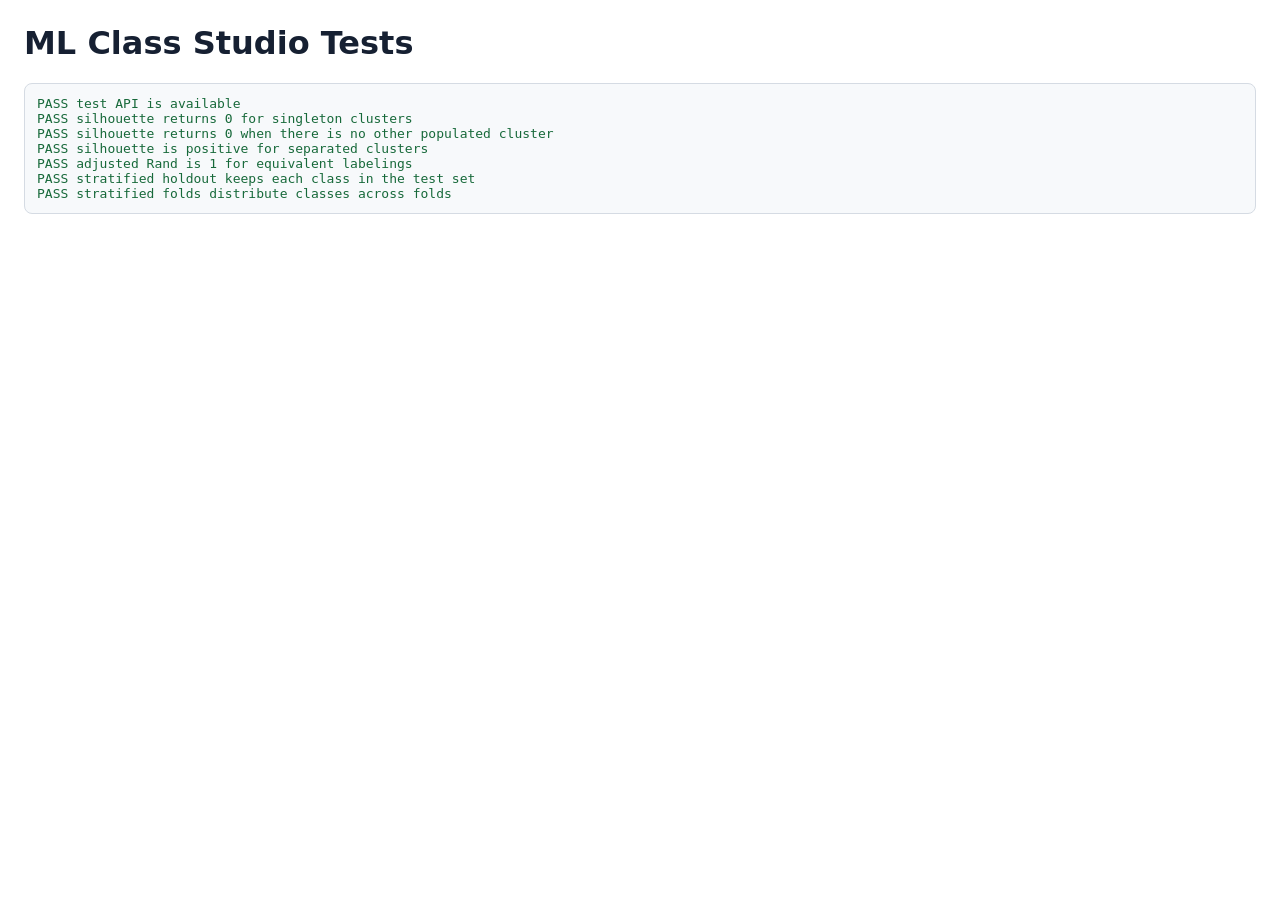
<file: app/v1/tests.html>
<!DOCTYPE html>
<html lang="en">
<head>
  <meta charset="UTF-8" />
  <meta name="viewport" content="width=device-width, initial-scale=1.0" />
  <title>ML Class Studio Tests</title>
  <style>
    body {
      margin: 24px;
      font-family: system-ui, sans-serif;
      color: #162032;
    }

    pre {
      border: 1px solid #d5dbe3;
      border-radius: 8px;
      padding: 12px;
      background: #f7f9fb;
      white-space: pre-wrap;
    }

    .pass {
      color: #17693a;
    }

    .fail {
      color: #9a2534;
    }
  </style>
</head>
<body>
  <h1>ML Class Studio Tests</h1>
  <pre id="testOutput">Running...</pre>
  <script>
    window.ML_STUDIO_SKIP_INIT = true;
  </script>
  <script src="script.js"></script>
  <script src="tests/math-tests.js"></script>
</body>
</html>
</file>
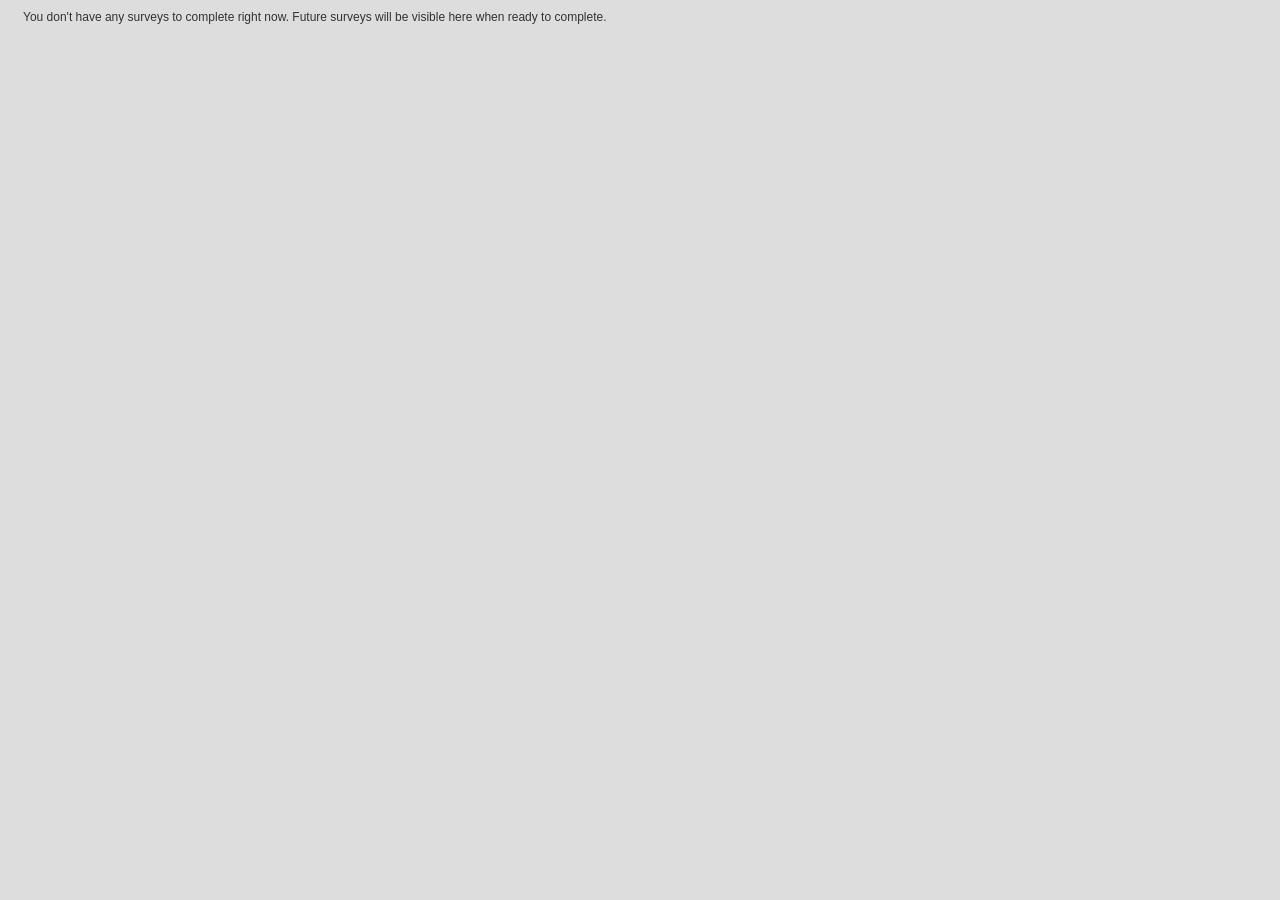
<file: reference/tutorial/tut9_files/taskview.html>
<!DOCTYPE html PUBLIC "-//W3C//DTD XHTML 1.0 Transitional//EN" "http://www.w3.org/TR/xhtml1/DTD/xhtml1-transitional.dtd">
<!-- saved from url=(0251)https://monash.bluera.com/monashbpiMoodle/tview.aspx?blockid=Ak_ZX09zu&culture=en&userid=tqs4Rq7igXli4HPliZiNDgyUzSGoQeZWqLRid60aOPSEiAX_G1KkwFQBLuAAz2aDvmJMvPaMEOn4mJqfpgCHab9Ligqoau3g_dSoK5JVnp5aj1wuZ5zM472iZ2aFiZ-QA4tWEETNqvis6bjpEz-paWOCpgwOuRBXop -->
<html><head><meta http-equiv="Content-Type" content="text/html; charset=UTF-8">
  <title></title>
  <meta http-equiv="X-UA-Compatible" content="IE=edge">
  
  <script type="text/javascript" src="./jquery-3.4.1.min.js"></script>
  <script type="text/javascript" src="./globalfunc.js"></script>
  <script type="text/javascript" src="./browserdetect.js"></script>
  <script type="text/javascript" src="./wsGridView.js"></script>
  
  <link rel="stylesheet" type="text/css" href="./webapp.css">
  
  <link rel="shortcut icon" href="https://monash.bluera.com/monashbpiMoodle/images/favicon.ico">
 
  <script type="text/javascript">
    var animDuration = ((BrowserDetect.browser == "Explorer") && (parseInt(BrowserDetect.version, 10) == 7)) ? 1 : 300;
    var strUiCulture = 'en-US';
    var _basePathGlobal = '/monashbpiMoodle/';
    
    function closePanel() {
      hideElementById('mPanelDiv');
      removeModal();
  }

  function iOS() {

      var iDevices = [
    'iPad Simulator',
    'iPhone Simulator',
    'iPod Simulator',
    'iPad',
    'iPhone',
    'iPod'
  ];

      while (iDevices.length) {
          if (navigator.platform === iDevices.pop()) { return true; }
      }

      return false;
  }

    function expandCollapseTitle() {
      if (document.getElementById('titleDiv').style.height == "0px") {
          
            var h = document.getElementById('titleP').offsetHeight + 25;
            $('#titleDiv').animate({ height: eval(h) }, animDuration);
            
            document.getElementById('titleSpan').innerHTML = "[&ndash;]";
            
      }
      else {
          $('#titleDiv').animate({ height: 0 }, animDuration);
            document.getElementById('titleSpan').innerHTML = "[+]";
        }

        setTimeout(function() { publishIframeHeight() }, animDuration);
    }


    function expandCollapseFilters() {
      if (document.getElementById('filtersContainer').style.height == "0px") {
        if (document.getElementById('filtersTable') != undefined) {
          var h = document.getElementById('filtersTable').offsetHeight + 35;
          $('#filtersContainer').animate({ height: eval(h) }, animDuration);
          document.getElementById('filterSpan').innerHTML = "[&ndash;]";
        }
      }
      else {
          $('#filtersContainer').animate({ height: 0 }, animDuration);
        document.getElementById('filterSpan').innerHTML = "[+]";
      }
      setTimeout(function() { publishIframeHeight() }, animDuration);
    }

  </script>

  
  <script type="text/javascript" src="./taskview.js"></script>
  
  <!-- CTD: Vérifier si iFrameResize est encore fonctionnel -->
  <script type="text/javascript" src="./crossDomainIframeResize.js"></script>
  
  
  <link type="text/css" href="./webappBlue.css" rel="stylesheet">
  
  <script type="text/javascript">
      var taskviewCols = eval('(' + '{}' + ')');
  </script>
  
  <style type="text/css">
    body {margin:0px; padding:5px 8px; background-color:#ddd; }
    #appContainer {padding:0px; width:100%; min-width:240px; margin:0px auto; position:relative;}
    
    .bTitle {width:100%; /*height:30px;*/ padding:0px; position:relative; margin-bottom:3px;}
    .bTitle .titleText {padding:8px 5px 8px 28px; font:12px Arial; color:#fff; width:69%; }
    .bTitle img {cursor:pointer; position:absolute;}
    .bTitle .imgDesc {top:4px; left:3px;}
    .bTitle .imgLoupe {top:5px; right:30px;}
    .bTitle .imgFilter {top:5px; right:10px;}
    .bModal {width:100%; height:0px; padding:0px; position:absolute; top:33px; overflow:hidden;}
    .bModal > img {position:absolute; right:30px; top:23px; cursor:pointer; }
    .txtInput {width:175px; height:23px; border:2px solid #888; font:12px "Courier New"; color:#999; background-color:#fff; padding:4px 28px 2px 5px; position:absolute; top:12px; right:22px; }
    .bData {width:100%; height:auto; padding:0px; font:11px/13px Arial; position:relative; background-color:#fff; margin-bottom:3px;}
    .bData > .bCat {margin:0px 5px 5px 5px; }
    .bData > .bDesc {margin:0px 5px 5px 5px; }
    
    .prgBar { width: 50px; } /*override le length de 100px dans le layout par defaut*/
    
    .firstDiv {padding:5px 0px 5px 3px; margin-right:60px; }
    
    .bDesc { display: table; width:100%; }
    .bDesc .secondDiv { display:table-cell; text-align: left; vertical-align: top; }
    
    .bDesc .bRate { display:table-cell; text-align: right; width:100px; }
    
    .bRate .rValue { float:right; padding:6px 8px 0px 0px; font-size:10px; }
    .bRate .clearFloat { clear: both; }
    
    .secondDiv {padding:2px 0px 2px 3px; }

    .bData > .bStat {padding:0px 0px 0px 8px;}
    .bData > .bStat img {cursor:pointer; border:0px solid white;}
    
    .bData > .bLink {padding:0px 0px 8px 8px;}
    .bData > .bGrade {padding:0px 0px 8px 8px;}
    
    .bData > .bType {padding:0px 0px 5px 8px;}
    
    .bMsg {width:100%; height:0px; padding:0px; overflow:hidden; margin:2px 0px 0px 0px;}
    .bMsg > p {font:11px/14px Arial; color:#333; margin:3px 8px; padding:8px; }
    .bFooter {width:100%; height:30px; padding:0px; position:relative; margin:3px 0px;}
    
    .showItemLabel {margin:5px 4px 5px 2px; padding:0px; font:11px Arial; color:#333; text-align:right;}
    #blockGridViewPagingLabel {position:absolute; top:2px; right:180px; }
    
    A {text-decoration:underline; }
    A:link {color:#006699; }
    A:visited {color:#006699;}
    A:active {color:#006699;}
    A:hover {color:#006699; background-color:White;}

    .displayNone {display:none; }
    .opacity80 {opacity:0.80; -moz-opacity:0.80;  -ms-filter:alpha(opacity=80); filter:alpha(opacity=80);}
    .opacity30 {opacity:0.30; -moz-opacity:0.30;  -ms-filter:alpha(opacity=30); filter:alpha(opacity=30);}
    /*.gData td {border:0px solid white; padding:0px;}*/
    
    #bDataTemplate, #tViewData, #oldFilters {display:none;}
    #descP {font:11px/13px Arial; color:#fff; margin:5px 8px;}
    
    .tbFilters {margin:15px 12px; float:right;}
    .tbFilters td {font:11px/13px Arial; text-align:right;}
    .divInput {border:2px solid #999; margin-left:10px;}
    .filterTitle {font-size:12px; font-weight:bold; height:20px; margin:0px;}
    .gPaging {width:175px;}
    .gPaging td {font-size:9px;}
    .defaultMsgDiv {padding:0px; width:100%; margin:0px auto; position:relative;}
    .returnBtnDiv {background-color:#aaa; padding:0px; margin:0px; text-align:right;}
    .divInput {width:150px;}
    .divInput select {width:150px;}
    
    #preloadImg {}
  </style>
        
</head>

<body>
<div id="totalContainer"> <!-- TotalContainer pour savoir le height total de la page pour le iframe resize-->
  <form name="aspnetForm" method="post" action="https://monash.bluera.com/monashbpiMoodle/tview.aspx?blockid=Ak_ZX09zu&amp;culture=en&amp;userid=tqs4Rq7igXli4HPliZiNDgyUzSGoQeZWqLRid60aOPSEiAX_G1KkwFQBLuAAz2aDvmJMvPaMEOn4mJqfpgCHab9Ligqoau3g_dSoK5JVnp5aj1wuZ5zM472iZ2aFiZ-QA4tWEETNqvis6bjpEz-paWOCpgwOuRBXop" id="aspnetForm">
<div>
<input type="hidden" name="__EVENTTARGET" id="__EVENTTARGET" value="">
<input type="hidden" name="__EVENTARGUMENT" id="__EVENTARGUMENT" value="">
<input type="hidden" name="__VIEWSTATE" id="__VIEWSTATE" value="dCuNJ29zEVOaYtUSjV9Y7j11TZQtPcRJPyy5yoemkYj/2evK0q9WPzY9sruKF6twZsg+XywqlyHW+JkQIJehhhRSs6jSUJI9ZX3tyevPMMPh1QRd">
</div>

<script type="text/javascript">
//<![CDATA[
var theForm = document.forms['aspnetForm'];
if (!theForm) {
    theForm = document.aspnetForm;
}
function __doPostBack(eventTarget, eventArgument) {
    if (!theForm.onsubmit || (theForm.onsubmit() != false)) {
        theForm.__EVENTTARGET.value = eventTarget;
        theForm.__EVENTARGUMENT.value = eventArgument;
        theForm.submit();
    }
}
//]]>
</script>


<script src="./WebResource.axd" type="text/javascript"></script>


<script src="./ScriptResource.axd" type="text/javascript"></script>
<script src="./ScriptResource(1).axd" type="text/javascript"></script>
<script src="./js" type="text/javascript"></script>
<div>

	<input type="hidden" name="__VIEWSTATEGENERATOR" id="__VIEWSTATEGENERATOR" value="5EA4AB9F">
	<input type="hidden" name="__VIEWSTATEENCRYPTED" id="__VIEWSTATEENCRYPTED" value="">
</div>
    <div id="appContainer">
      <div id="divPrevContainerId" class="divPrevContainer">
        
  <script type="text/javascript">
//<![CDATA[
Sys.WebForms.PageRequestManager._initialize('ctl00$cphscriptManager$wsScriptManager', 'aspnetForm', [], [], [], 90, 'ctl00');
//]]>
</script>


        
        
  <!-- CTD: Vérifier si Return URL control est encore fonctionnel -->
  
  
  <!--Default Return Message -->
  <div class="defaultMsgDiv"><p>You don't have any surveys to complete right now. Future surveys will be visible here when ready to complete.</p></div>

  <pre style="display:none">    
  </pre>
  

        

        
        
  <div style="display:none;">
    <input id="idQueryString" type="hidden" value="">
    <input id="idCurrentSortColumn" type="hidden" value="">
    <input id="idCurrentSortDirection" type="hidden" value="">
    <input id="idBlockSearchBy" type="hidden" value="">        
    <input id="idAddSort" type="hidden" value="">
  </div>
  
  <div id="bDataTemplate">
    <div class="bData normal">
      <div class="bDesc">
        <div class="secondDiv">$description$</div>
      
        <div class="bRate">
            <div class="rValue">$rr$</div>
            <!-- <img src="/monashbpiMoodle/images/tview/tListRate.png" alt="" />  -->
            <div class="clearFloat"></div>
        </div>
                       
      </div>
      <div class="bCat"><div class="firstDiv">$CatSubCat$</div></div>

      <div class="bType">$taskType$</div>
      
      <table border="0" cellpadding="0" cellspacing="0" class="bStat">
        <tbody><tr valign="middle">          
          <td style="height:20px;">$status$$other$$alert$</td>
          <td><img class="imgAlert" src="./alert.png" alt="" onclick="expandCollapseMsg(&#39;msgId&#39;)"></td>
        </tr>
      </tbody></table>
      <div id="msgId" class="bMsg">
        <p><b>$msgTitle$</b><br>$msgContent$</p>
      </div>
      <div class="bGrade">$gradeBlocking$: $value$</div>
      <div class="bLink">$link$</div>
    </div>
  </div>
  
  <div id="tViewData"></div>
  <div id="oldFilters"></div>
  
  <div id="titleBarDiv" class="bTitle" style="display:none;">
    <div class="titleText">&nbsp;&nbsp;<label id="nbItemsLbl"></label></div>
    <img class="imgDesc bBox" src="./tListTitle-w.png" alt="" onclick="expandCollapseDesc(this);">
    <img class="imgLoupe bBox " src="./loupeIcon-w.png" alt="" onclick="expandCollapseSearch(this); ">
    <img class="imgFilter bBox " src="./filterIcon-w.png" alt="" onclick="expandCollapseFilters(this);">
  </div>
  
  <div id="lViewData"></div>
  <div class="bFooter">
    <div id="blockGridViewPaging"></div>
    <div id="blockGridViewPagingLabel"></div>
  </div>
  
  <div id="searchDiv" class="bModal bBox">
    <input type="text" id="idSearchKey" class="txtInput bBox" value="" onclick="txtSearchOnFocus(this, &#39;&#39;);" onblur="setTextFieldValue(this, &#39;&#39;);" onkeypress="return searchKeyPressEvent(event);">
    <img src="./loupe.jpg" alt="" onclick="getGridView();">
  </div>
  
  <div id="descDiv" class="bModal bBox">
    <p id="descP" class="bBox"></p>
  </div>
  
  <div id="filterDiv" class="bModal bBox divFilters">
  </div>
  
  

        
    
      </div>
    </div>
    
    
  
<script type="text/javascript"> function __ws_OnError() { gotoURL('/monashbpiMoodle/error500.aspx'); } </script></form>

  
 <script type="text/javascript"> 
 //--Automated resources generated javascript tags by Thoransoft GenResJStags--
var ___Ok___ = 'Ok'; 
var ___SystemLanguage___ = 'Language'; 
var ___InvalidURL___ = 'The URL entered is invalid.'; 
var ___ConfirmDelete___ = 'Are you sure you want to delete this element?'; 
var ___Delete___ = 'Delete'; 
var ___filterOptIn___ = 'Include'; 
var ___FrequencySyncNowDone___ = 'Syncing data completed'; 
var ___FreqSyncError___ = 'Error while synchronizing. Please validate your Blue Web Service information.'; 
var ___tsDesc_01___ = 'Open'; 
var ___tsDesc_02___ = 'In progress'; 
var ___tsDesc_03___ = 'Completed'; 
var ___tsDesc_04___ = 'Not Ready'; 
var ___tsDesc_05___ = 'Presumbitted'; 
var ___tsDesc_06___ = 'Expired'; 
var ___BlockCreatorName___ = 'Block creator'; 
var ___BlockGradeBlockingDateBeforeTaskEnd___ = 'task end date'; 
var ___BlockGradeBlockingDateBeforeTaskStart___ = 'task start date'; 
var ___BlockCreatorNameError___ = 'Please input a block creator before saving'; 
var ___BlockGradeBlockingEndError___ = 'Please input a date end'; 
var ___BlockGradeBlockingStartError___ = 'Please input a date start'; 
var ___BlockNameError___ = 'Please input a block name before saving'; 
var ___BlockSaveError___ = 'on return: Error while saving block'; 
var ___BlockSaveOk___ = 'Block saved successfully'; 
var ___BlockDeleted___ = 'Block deleted sucessfully'; 
var ___filterCancelBtn___ = 'Cancel'; 
var ___filterLeftItemNotSelected___ = 'Please enter or select an item to add or replace.'; 
var ___filterNameFieldErrMsg___ = 'The filter name is required'; 
var ___filterRightItemNotSelected___ = 'Please select the item you want to replace (in the box on the right side)'; 
var ___filterNoItemsErrMsg___ = 'Please add at least one item to the filter'; 
var ___filterLoadingFilterDetails___ = 'Getting a filter detail'; 
var ___filterLoadingFilters___ = 'Loading filters...'; 
var ___filterSaveErr___ = 'Save filter error. Please contact you system administrator or try again later.'; 
var ___filterSavePleaseWait___ = 'Saving filter, please wait ...'; 
var ___filterWasInserted___ = 'A new filter was inserted'; 
var ___filterWasUpdated___ = 'Filter was updated'; 
var ___filterDeleteErr___ = 'Error on server while deleting a filter'; 
var ___filterWasDeleted___ = 'Filter was deleted'; 
var ___BBLINKerror___ = 'The Blue dashboard block encountered a critical error'; 
var ___filterDeleteAlreadyUsed___ = 'This filter is already used by a block. Please modify block before deleting this filter'; 
var ___blockLoadingFilters___ = 'Loading project filters...'; 
var ___blockLoadingTags___ = 'Loading tags...'; 
var ___blockLoadingSpecificFilters___ = 'Loading tasks or reports filters...'; 
var ___BBLINKColDateEcheance___ = 'End date'; 
var ___BBLINKColFiltre___ = 'Filters'; 
var ___filterDeleteNone___ = 'There is no filter to delete.'; 
var ___filtersTaskFilter___ = 'Task Filter'; 
var ___BlockConfirmEditSave___ = 'Do you really want to save and modify the content of the block? Any changes will affect the content on the host system.'; 
var ___filtersConfirmEditSave___ = 'Do you really want to save and modify the content of the filter? Any changes will affect the content on the host system.'; 
var ___filtersProjectFilter___ = 'Project Filter'; 
var ___StatusBoxErrAppear___ = 'Errors appear in'; 
var ___StatusBoxMsgAppear___ = 'Regular messages appear in'; 
var ___StatusBoxSuccMsgAppear___ = 'Successful messages appear in'; 
var ___XmlBlockAllowSearching___ = 'Hide search box'; 
var ___XmlBlockAllowSortingFiltering___ = 'Allow column sorting and filtering'; 
var ___XmlBlockDefaultReturn___ = 'Return value'; 
var ___XmlBlockDesc___ = 'Description'; 
var ___XmlBlockNbTotalItemLabelTag___ = 'Number of items label'; 
var ___XmlBlockSearchBtn___ = 'Search button label'; 
var ___XmlBlockSearchText___ = 'Search description label'; 
var ___XmlContent___ = 'Value'; 
var ___XmlTag___ = 'Attribute'; 
var ___AltWait___ = 'wait'; 
var ___filterConfirmChooseFlt___ = 'Do you really want to change the filter type? All the modifications on this filter page will be lost.'; 
var ___Equals___ = 'equals'; 
var ___ConfirmAreYouSure___ = 'Yes I am sure'; 
var ___True___ = 'True'; 
var ___BlockDays2WaitError___ = 'Please enter a number between 0 and 999 for Days prior to removal'; 
var ___BlockPreview___ = 'Block Preview'; 
var ___BlockSettings___ = 'Block Settings'; 
var ___After___ = 'After'; 
var ___Before___ = 'Before'; 
var ___BlockDaysEnd___ = 'days'; 
var ___BlockDaysStart___ = 'days'; 
var ___BlockRelativeEndError___ = 'Please enter a number (0,1,2,...) for relative date End ___ days'; 
var ___BlockRelativeStartError___ = 'Please enter a number (0,1,2,...) for relative date Start ___ days'; 
var ___filterParseSQLErr___ = 'SQL cannot process your filter. Please verify your syntax.'; 
var ___BlockGradeBlockingEndLateError___ = 'The end date must be greater than the start date'; 
var ___BlockSavingBlockWait___ = 'Saving block...'; 
var ___BlockCol1_Report___ = 'Report type'; 
var ___BlockCol1_Task___ = 'Task type'; 
var ___BlockCol2_Report___ = 'Description'; 
var ___BlockCol2_Task___ = 'Description'; 
var ___BlockCol3_Report___ = 'End date'; 
var ___BlockCol3_Task___ = 'End date'; 
var ___BlockCol4_Task___ = 'Status'; 
var ___BlockCol5_Report___ = 'Link'; 
var ___BlockCol5_Task___ = 'Link'; 
var ___BlockColumnDescGroup___ = 'Columns layout'; 
var ___SearchByKeywords___ = 'Search by keywords'; 
var ___CalApr___ = 'Apr'; 
var ___CalAug___ = 'Aug'; 
var ___CalDec___ = 'Dec'; 
var ___CalFeb___ = 'Feb'; 
var ___CalJan___ = 'Jan'; 
var ___CalJeudi___ = 'Th'; 
var ___CalJul___ = 'Jul'; 
var ___CalJun___ = 'Jun'; 
var ___CalLundi___ = 'M'; 
var ___CalMardi___ = 'T'; 
var ___CalMar___ = 'Mar'; 
var ___CalMay___ = 'May'; 
var ___CalMercredi___ = 'W'; 
var ___CalNov___ = 'Nov'; 
var ___CalOct___ = 'Oct'; 
var ___CalSamedi___ = 'S'; 
var ___CalscwClear___ = 'Clear'; 
var ___CalscwDateDisablingError___ = ' is not a Date object.'; 
var ___CalscwDoesNotExistMsg___ = 'The entered date does not exist.'; 
var ___CalscwInvalidAlertA___ = 'Invalid date ('; 
var ___CalscwInvalidDateMsg___ = 'The entered date is invalid.\n'; 
var ___CalscwOutOfRangeMsg___ = 'The entered date is out of range.'; 
var ___CalscwRangeDisablingError___ = ' should consist of two elements.'; 
var ___CalscwToday___ = 'Today'; 
var ___CalSep___ = 'Sep'; 
var ___CalVendredi___ = 'F'; 
var ___scwDrag___ = 'click here to drag'; 
var ___Sunday___ = 'Su'; 
var ___red___ = 'red'; 
var ___BlockColAlert_Alert___ = 'Alert'; 
var ___BlockNotifPositiveNumber___ = 'Please enter a positive number between 0 and 999'; 
var ___DatasourcesLoading___ = 'Loading datasources...'; 
var ___BlockNoPublishDate___ = 'Not published'; 
var ___DatasourceEmptyFile___ = 'File is empty. Please specify a file to upload.'; 
var ___DatasourcesAnalyzingFile___ = 'Analyzing file content...'; 
var ___DatasourceUploadSuccess___ = 'File successfully uploaded'; 
var ___DatasourcesErrorNameEmpty___ = 'The datasource name must not be empty'; 
var ___DatasourcesDeleting___ = 'Deletings datasource...'; 
var ___DatasourcesErrorDescEmpty___ = 'The description must not be blank'; 
var ___DatasourcesSaved___ = 'Datasource saved successfully'; 
var ___DatasourcesSaving___ = 'Saving datasources (Depending on the filesize this could take up to minutes) ...'; 
var ___fbViewBlkLoadingParams___ = 'Loading feedback view block parameters'; 
var ___fbViewBlkLoadingSubjects___ = 'Loading feedback view subjects'; 
var ___fbViewBlkLoadingDetails___ = 'Loading feedback view details'; 
var ___fbViewBlkLoadingGrid___ = 'Loading feedback view grid'; 
var ___fbViewBlkLoadingSubjectsValues___ = 'Loading subject values'; 
var ___fbViewBlkLoadingDrilldownData___ = 'Loading drilldown data'; 
var ___fbvSubjectValueSelector___ = 'Subject value'; 
var ___feedbackViewTitle___ = 'Feedback View'; 
var ___feedbackViewPrintTitle___ = 'Feedback View printing'; 
var ___fbvLblCriteria___ = 'Criteria:'; 
var ___fbvLblDatasourceName___ = 'Datasource Name:'; 
var ___fbvLblFilters___ = 'Filters'; 
var ___BlockNoDrillDownDataSourceColumnCheckedError___ = 'At least one column must be checked in the Drilldown datasource'; 
var ___BlockNoMainDataSourceColumnCheckedError___ = 'At least one column must be checked in the Main datasource'; 
var ___BlockSelectDataSource___ = 'Select datasource'; 
var ___filtersFeedBackFilter___ = 'Feedback Filter'; 
var ___filterSelectAll___ = 'Select All'; 
var ___BlockSelectFilterDrillDown___ = 'Select filter'; 
var ___BlockSelectFilterMain___ = 'Select filter'; 
var ___BlockNoMainDataSourceError___ = 'A main datasource needs to be selected'; 
var ___filterConfirmChangeDataSource___ = 'Do you really want to change the datasource? The modifications for your filters will be lost.'; 
var ___BlockPleaseAddTagError___ = 'Please add a tag before saving'; 
var ___BlockOptionPrint___ = 'Print button'; 
var ___DatasourcesNoFile___ = 'Please upload a file first'; 
var ___SwitchTableView___ = 'Switch view'; 
var ___BlockLoadingBlockWait___ = 'Loading block...'; 
var ___FiltersNoDatasource___ = 'There are no datasources found.'; 
var ___BlockPublishManualMsgError___ = 'Please make a selection in the Select Block options before publishing'; 
var ___BlockSaveBlockNameError___ = 'The Block Name in Blackboard is limited to 50 characters:'; 
var ___BlockColCat___ = 'Category'; 
var ___BlockColSubCat___ = 'Sub-category'; 
var ___BlockColPublishDate___ = 'Publish Date'; 
var ___DatasourceConnecting___ = 'Connecting to database'; 
var ___DatasourceErrorMandatory___ = 'Please input server name'; 
var ___DatasourceErrorMandatoryDatabase___ = 'Please input database name for connection'; 
var ___DatasourceErrorMandatoryPassword___ = 'Please input the password for the connection'; 
var ___DatasourceErrorMandatoryUsername___ = 'Please input the username for the connection'; 
var ___DatasourceObjectNoSelection___ = 'There is no view or table in the specified catalog. Cannot proceed. Please select another source.'; 
var ___DatasourcesConnectionError___ = 'An error occured while connecting to remote datasource'; 
var ___BlockMapingColumnName___ = 'Mapping column name'; 
var ___BlockFiltersOptions___ = 'Filters Options'; 
var ___BlockAllFilters___ = 'All'; 
var ___BlockShowItemsPerPage___ = 'Items per page'; 
var ___WaitLoadingGridView___ = 'Please wait while the list loads'; 
var ___getSubjectViewContent___ = 'Get subject view content. Please wait.'; 
var ___svAutoManualColumn___ = 'Schedule'; 
var ___svManageColumn___ = 'viewManage'; 
var ___svOptInOutColumn___ = 'Status'; 
var ___svPaperOnlineColumn___ = 'Method'; 
var ___svProjectNameColumn___ = 'projectName'; 
var ___svSIDColumn___ = 'subjects'; 
var ___getSubjectViewList___ = 'Getting subject list. Please wait.'; 
var ___startStopProject___ = 'Start/Stop Project. Please wait.'; 
var ___ErrorStartStopProject___ = 'An error occurred while trying to start or stop a project'; 
var ___filtersBluePrivilegesFilter___ = 'Privilege Filter'; 
var ___DatasouceErrorSqlInfo___ = 'This datasource has no SQL connection informations'; 
var ___DatasouceValidatingDatasource___ = 'Validating Datasource (Depending on the filesize this could take up to minutes) ...'; 
var ___DatasourceErrorInvalidType___ = 'Invalid datasource type '; 
var ___BlockDefaultValueBlockTitle___ = 'Block Title'; 
var ___BlockDefaultValueDescription___ = 'Description'; 
var ___BlockDefaultValueDisplayAllMessages___ = 'Display All Messages'; 
var ___BlockDefaultValueEnableInvitationTitle___ = 'Invitation Title'; 
var ___BlockDefaultValueEnableInvitationValue___ = 'Invitation Value'; 
var ___BlockDefaultValueHyperlinksDisplay___ = 'Hyperlinks Display'; 
var ___BlockDefaultValueManualReminderTitle___ = 'Manual Reminder Title'; 
var ___BlockDefaultValueManualReminderValue___ = 'Manual Reminder Value'; 
var ___BlockDefaultValueNumberOfItems___ = 'Number of Items'; 
var ___BlockDefaultValuePaging___ = 'Paging'; 
var ___BlockDefaultValueRemiderTitle___ = 'Reminder Title'; 
var ___BlockDefaultValueRemiderValue___ = 'Reminder Value'; 
var ___BlockDefaultValueReturn___ = 'Return Value (when no tasks are returned)'; 
var ___BlockDefaultValueSearchButton___ = 'Search Button'; 
var ___BlockDefaultValueSearchDescription___ = 'Search Description'; 
var ___FeebackBlockDefaultValueFooter___ = 'Footer'; 
var ___FeebackBlockDefaultValueHeader___ = 'Header'; 
var ___FeebackBlockDefaultValueItemsTotal___ = 'Total Items'; 
var ___FeebackBlockDefaultValueSearchButton___ = 'Search Button'; 
var ___FeebackBlockDefaultValueSearchBy___ = 'Search By'; 
var ___FeebackBlockDefaultValueSelectSubject___ = 'Select Subject'; 
var ___FeebackBlockDefaultValueShowing___ = 'Showing (per page)'; 
var ___FeebackBlockDefaultValueShowMore___ = 'Show More'; 
var ___FeebackBlockDefaultValueShowResult___ = 'Show Results'; 
var ___SVBlockDefaultContent___ = 'Content'; 
var ___SVBlockDefaultDashboardTitle___ = 'Dashboard title'; 
var ___SVBlockDefaultHeader___ = 'Header'; 
var ___SVBlockDefaultNumberOfItems___ = 'Number of Items'; 
var ___SVBlockDefaultReturnSV___ = 'Return to subject management'; 
var ___SVBlockDefaultSearchButton___ = 'Search Button '; 
var ___SVBlockDefaultSearchSubjectWatermark___ = 'Search Subject Watermark'; 
var ___PlatformNotLicensed___ = 'This platform is not licensed'; 
var ___BlockReportFilters___ = 'Report filters'; 
var ___BlockTaskFilters___ = 'Task filters'; 
var ___LicenseApplySuccess___ = 'License applied successfully'; 
var ___LicenseIsEmpty___ = 'The license field is empty!'; 
var ___dsUpdateSuccess___ = 'The datasource is valid. Save to confirm your changes.'; 
var ___RenewLTIKeysSuccess___ = 'New Consumer Keys and Shared Secrets were generated.'; 
var ___NoneFilter___ = '- none -'; 
var ___SavingInProgress__ = '(Saving...)'; 
var ___RefreshingResponseRate__ = '(Refreshing...)'; 
var ___SettingsValidateURL___ = 'Validating URL...'; 
var ___ViewLogs___ = 'View log files'; 
var ___BlockColGradeBlocking___ = 'Grade Blocking'; 
var ___confirmDeleteImage___ = 'Confirm delete'; 
var ___DeleteImage___ = 'Please wait while deleting the image(s)'; 
var ___ImageEmptyFile___ = 'File is empty. Please specify a file to upload'; 
var ___ImageSaveFail___ = 'The saving process has failed'; 
var ___ImageSaveSuccess___ = 'The image has been saved'; 
var ___ImageUploadSuccess___ = 'File successfully uploaded'; 
var ___LoadImgContainer___ = 'Please wait while loading the image(s)'; 
var ___SaveImage___ = 'Please wait while saving the image'; 
var ___ShowPreview___ = 'Please wait while the image information is loading'; 
var ___UploadImage___ = 'Please wait while the image is uploading'; 
var ___ManualBlueDataSyncStarted___ = 'The Blue projects data sync has started. Please check back later in the sync log for the result of the sync.'; 
var ___ManualDataSourceSyncStarted___ = 'The manual datasource sync has started. Please check back later in the sync log for the result of the sync.'; 
var ___ConnectionTypeError___ = 'Unable to verify connection type.'; 
var ___ConfirmDeleteImages___ = 'By deleting these images, you will no longer be able to use them but they will remain on the server in case you are already using them. Are you sure you want to delete them?'; 
var ___DatasourceErrorRefreshed___ = 'There was an error refreshing the datasource.'; 
var ___WrongImageFile___ = 'The file you uploaded was not processed sucessfully because file type was not recognized as compatible'; 
var ___DatasourceRefreshOK___ = 'Datasource was refreshed successfully'; 
var ___DatasourceErrValidatingUpdate___ = 'There was an error validating the update'; 
var ___DeleteImageButton___ = 'Delete image'; 
var ___UpdaterDownloadUpdate___ = 'Download an update'; 
var ___UpdaterShowCritical___ = 'BPI has experienced an error in the update process, and BPI can no longer be accessed. You must contact your support team to reaccess BPI.'; 
var ___UploadingFile___ = 'Uploading File'; 
var ___OtherKeysRegen___ = 'Regenerate'; 
var ___ConfEnigmatizerRegen___ = 'Are you sure you want to regenerate the Enigmatizer Key? This will affect all applications using the enigmatizer.'; 
var ___EnigmatizerRegen___ = 'The Enigmatizer Token has been Regenerated sucessfully'; 
var ___SbViewApplySettings___ = 'Copy this %1 settings to:'; 
var ___SbViewAutomatic___ = 'automatic'; 
var ___SbViewCopyAllOptedIn___ = 'All opted in subjects in project'; 
var ___SbViewCopyAllSubjects___ = 'All subjects in project'; 
var ___SbViewCopySettings___ = 'copy <%1> settings'; 
var ___SbViewDownload___ = 'download'; 
var ___SbViewManual___ = 'manual'; 
var ___SbViewOnline___ = 'online'; 
var ___SbViewOptedIn___ = 'opted in'; 
var ___SbViewOptedOut___ = 'opted out'; 
var ___SbViewOptIn___ = 'click to opt-in'; 
var ___SbViewOptOut___ = 'click to opt-out'; 
var ___SbViewPaper___ = 'paper'; 
var ___SbViewSaving___ = 'Saving subject list. Please wait.'; 
var ___SbViewSelOnline___ = 'select online'; 
var ___SbViewSelPaper___ = 'select paper'; 
var ___SbViewStep___ = 'Step'; 
var ___SbViewSwitchAutomatic___ = 'switch to automatic'; 
var ___SbViewSwitchManual___ = 'switch to manual'; 
var ___BlockTaskDefaultMessage___ = 'There are no records found.'; 
var ___BBLinkTurnOFF___ = 'Turn Off'; 
var ___BBLinkTurnON___ = 'Turn On'; 
var ___BlockTaskItems___ = 'item(s)'; 
var ___BlockLinkLabelEmpty___ = 'The link tag cannot be empty'; 
var ___EntityDefaultValueDescription___ = 'Description'; 
var ___EntityDefaultValueDisplayAllMessages___ = 'Display All Messages'; 
var ___EntityDefaultValueSearchDescription___ = 'Search Description'; 
var ___EntityDefaultValueSearchButton___ = 'Search Button'; 
var ___EntityDefaultValueNumberOfItems___ = 'Number of Items'; 
var ___EntityDefaultValueHyperlinksDisplay___ = 'Hyperlinks Display'; 
var ___EntityDefaultValueReturn___ = 'Return Value (when no tasks are returned)'; 
var ___EntityDefaultValuePaging___ = 'Paging'; 
var ___EntityCol1_Task___ = 'Task type'; 
var ___EntityCol2_Task___ = 'Description'; 
var ___EntityCol3_Task___ = 'End date'; 
var ___EntityCol4_Task___ = 'Status'; 
var ___EntityCol5_Task___ = 'Link'; 
var ___EntityColCat___ = 'Category'; 
var ___EntityColSubCat___ = 'Sub-category'; 
var ___EntityColAlert_Alert___ = 'Alert'; 
var ___EntityColGradeBlocking___ = 'Grade Blocking'; 
var ___entityLoadingFilters___ = 'Loading project filters...'; 
var ___entityLoadingSpecificFilters___ = 'Loading tasks or reports filters...'; 
var ___EntityCreatorName___ = 'Created by'; 
var ___EntityLoadingWait___ = 'Loading entity...'; 
var ___EntityStartError___ = 'Please input a date start'; 
var ___EntityEndError___ = 'Please input a date end'; 
var ___EntityEndLateError___ = 'The end date must be greater than the start date'; 
var ___EntityRelativeStartError___ = 'Please enter a number (0,1,2,...) for relative date Start ___ days'; 
var ___EntityRelativeEndError___ = 'Please enter a number (0,1,2,...) for relative date End ___ days'; 
var ___EntityDisabledWarning___ = ' The entity is disabled, please reset entity accordingly.'; 
var ___EntitySavingWait___ = 'Saving pathway...'; 
var ___EntitySaveError___ = 'on return: Error while saving pathway'; 
var ___EntitySaveOk___ = 'Pathway Saved Successfully'; 
var ___EntitySaveEntityNameError___ = 'The Pathway Name in Blackboard is limited to 50 characters:'; 
var ___EntityNameError___ = 'Please enter a Pathway name before saving'; 
var ___EntityCreatorNameError___ = 'Please enter a Pathway creator before saving'; 
var ___Cancel___ = 'Cancel'; 
var ___EntityDeleted___ = 'Pathway deleted sucessfully'; 
var ___filtersCourseFilter___ = 'Course Filter'; 
var ___EntitySettingsError___ = 'Please enter proper values in the settings'; 
var ___EntityCourseFilterError___ = 'Please select a valid course filter'; 
var ___PlatformExist___ = 'The maximum number of pathways allowed for this platform has been reached.'; 
var ___filterDeleteAlreadyUsedByEntity___ = 'This filter is already used by a pathway. Please modify pathway before deleting this filter'; 
var ___ConfirmReset___ = 'Are you sure you want to reset the pathway?'; 
var ___EntityReset___ = 'Pathway is resetting...'; 
var ___EntityResetErr___ = 'Error while reset pathway'; 
var ___EntityResetBtn___ = 'Reset Pathway'; 
var ___EntityPeopleSoftResetDesc___ = 'Note: <font style=\'font-weight:bold\'>Reset the pathway</font> to remove all grade blocking created by Blue.'; 
var ___EntityPeopleSoftResetMsg___ = 'All grade blockings made by Blue have been successully reset.'; 
var ___EntityBlackboardResetDesc___ = 'Note: <font style=\'font-weight:bold\'>Reset the pathway</font> to remove all course blocking created by Blue.'; 
var ___EntityBlackboardResetMsg___ = 'All course blockings made by Blue have been successully reset.'; 
var ___EntityGenericResetDesc___ = 'Note: <font style=\'font-weight:bold\'>Reset the pathway</font> to clear all information from the output table.'; 
var ___EntityGenericResetMsg___ = 'All data from Blue has been successully removed.'; 
var ___BlockErrorTagEmpty___ = 'The tag cannot be blank'; 
var ___EnhancedBlockColCheckedErr___ = 'At least one table column must be enabled.'; 
var ___EnhancedBlockGracePeriodErr___ = 'The grace period must be a postive integer.'; 
var ___SettingsBPIAdminCreateBtn___ = 'Create user'; 
var ___SettingsBPIAdminEmailErr___ = 'The email is blank'; 
var ___SettingsBPIAdminPasswdErr___ = 'The admin password is blank.'; 
var ___SettingsBPIAdminUserErr___ = 'The admin username is blank.'; 
var ___SettingsBPIAdminEditBtn___ = 'Modify user'; 
var ___SettingsBPIAdminEditWarningEmail___ = 'The user \'blueadmin\' must change its email address in the mail settings menu of the Settings page'; 
var ___EntityDateSettingError___ = 'Pathway start date must be prior to end date.'; 
var ___EntityClearBlacklistWait___ = 'Clear pathway blacklist...'; 
var ___EntityClearBlacklistError___ = 'on return: Error while clear pathway blacklist'; 
var ___EntityClearBlacklistOk___ = 'Pathway blacklist clear Successfully'; 
var ___EntityClearWhitelistWait___ = 'Clear pathway whitelist...'; 
var ___EntityClearWhitelistError___ = 'on return: Error while clear pathway whitelist'; 
var ___EntityClearWhitelistOk___ = 'Pathway whitelist clear Successfully'; 
var ___filtersSubjectDemographicFieldFilter___ = 'Subject Field Filter'; 
</script>
  
  <script type="text/javascript">
      $(function() {
          var ddllist = document.getElementsByTagName("select");
          for (i = 0; i < ddllist.length; i++) {
              //resetter les DDL des filtres, sauf pour celui du Items per page
              if (ddllist[i].id != 'idDDLMaxItemPage') {
                  ddllist[i].selectedIndex = 0;
              }
          }

          //On roule le webservice pour obtenir les données.
          loadTaskList();
          loadFilters();
          setTimeout("publishIframeHeight()", 500);

          //Fonction pour fermer toutes les div modal.
          $(window).click(function(e) {
              if (e.target.className.indexOf('bBox') < 0) {
                  var h = document.getElementById('searchDiv').style.height;
                  if ((h != "") && (h != "0px")) { expandCollapseSearch($('.imgLoupe')[0]); }

                  var h = document.getElementById('descDiv').style.height;
                  if ((h != "") && (h != "0px")) { expandCollapseDesc($('.imgDesc')[0]); }

                  var h = document.getElementById('filterDiv').style.height;
                  if ((h != "") && (h != "0px")) { expandCollapseFilters($('.imgFilter')[0]); }
              }
          });
      });

      function loadTaskList() {
          var nbItems = document.getElementById('gvItemsCount');
          if (nbItems == undefined) { document.getElementById('nbItemsLbl').innerHTML = ""; }
          else {
              document.getElementById('nbItemsLbl').innerHTML = "&ndash;&nbsp;&nbsp;" + (nbItems.innerText || nbItems.textContent) + " " + ___BlockTaskItems___;
          }

          document.getElementById('lViewData').innerHTML = "";
          var dLst = document.getElementsByClassName('gData');

          //Il n'y a pas de données retournées
          if ($('#tViewData .gList .gData td').length <= 1) {
              $('.showItemLabel').hide();
              //document.getElementById('lViewData').innerHTML = ___BlockTaskDefaultMessage___;
              return;
          }

          var dTemplate = document.getElementById('bDataTemplate').innerHTML;
          for (i = 0; i < dLst.length; i++) {
              var dColumns = dLst[i].getElementsByTagName('td');
              if (dColumns.length > 0) {
                  blockData = (i % 2 == 0) ? dTemplate : dTemplate.replace("normal", "opacity80");
                  blockData = replaceRow(blockData, dColumns);
                  document.getElementById('lViewData').innerHTML += blockData;
              }
          }

          //CQ 3.5 bug fix: I DON'T KNOW WHY BUT IN IE11, THE TOP VALUE RETURN IS ZERO. BUT WHEN I RUN THE CODE A SECOND TIME, THE TOP
          //VALUE IS NOT ZERO ANYMORE. WTF!?!
          var sss = ($('#lViewData').offset()).top;

          var topModal = ($('#lViewData').offset()).top;
          if (($('#titleBarDiv').offset()).top > 9) { $('.bModal').css({ top: (topModal - 5) + 'px' }); }
          else { $('.bModal').css({ top: (topModal - 9) + 'px' }); }
      }


      function replaceRow(dTemplate, dColumns) {
          //Categorie / Sub-categorie
          if ((taskviewCols.Category != undefined) && (taskviewCols.SubCategory != undefined)) {
              var separator = "";
              //On regarde si c'est vide ou nbsp, pour ne pas mettre de séparateur inutilement
              if (dColumns[taskviewCols.Category].innerHTML.trim() != "" && dColumns[taskviewCols.Category].innerHTML.trim() != "&nbsp;")
                  separator = " / ";
              dTemplate = dTemplate.replace("$CatSubCat$", dColumns[taskviewCols.Category].innerHTML + separator + dColumns[taskviewCols.SubCategory].innerHTML);
          }
          else {
              //Categorie
              if (taskviewCols.Category != undefined) { dTemplate = dTemplate.replace("$CatSubCat$", dColumns[taskviewCols.Category].innerHTML); }

              //SubCategorie
              if (taskviewCols.SubCategory != undefined) { dTemplate = dTemplate.replace("$CatSubCat$", dColumns[taskviewCols.SubCategory].innerHTML); }
          }

          if ((taskviewCols.Category == undefined) && (taskviewCols.SubCategory == undefined)) {
              dTemplate = dTemplate.replace("bCat", "displayNone");
              //dTemplate = dTemplate.replace("secondDiv", "firstDiv"); 
          }

          //Description [colonne Obligatoire]
          var myDesc = dColumns[taskviewCols.Desc].getElementsByTagName('div');

          //CQ 3.5: si jamais on a une erreur javascript: "TypeError: Cannot read property 'innerHTML' of undefined ",
          //c'est parce que le html table du gridview n'est pas celui qui appartient a ce block. C'est parce qu'on a un 2e block task dans la page.
          //Quand on fait un next page, ca va loader le session variable de la 2e table dans le webservice.
          //Donc, on ne peut qu'avoir un seul task block pour le moment (a moins qu'on nomme les sessions variable avec le block id)          
          dTemplate = dTemplate.replace("$description$", ((myDesc == undefined) ? dColumns[taskviewCols.Desc].innerHTML : myDesc[0].innerHTML));

          //Response Rate
          if (taskviewCols.ResponseRate == undefined) { dTemplate = dTemplate.replace("bRate", "displayNone"); }
          else {
              if (dColumns[taskviewCols.ResponseRate] != null) {
                  dTemplate = dTemplate.replace("$rr$", dColumns[taskviewCols.ResponseRate].innerHTML);


                  //si on n'a pas d'element html (c'est vide), on cache la cellule au complet
                  //on verifie avec le % dans les cas qu'on n'a pas de progress bar mais qu'on a une valeur de %
                  if (dColumns[taskviewCols.ResponseRate].innerHTML.indexOf("div") == -1 && dColumns[taskviewCols.ResponseRate].innerHTML.indexOf("%") == -1) dTemplate = dTemplate.replace("bRate", "displayNone");
              }
          }

          //Task Type - Status - autres...
          if (taskviewCols.TaskType == undefined) { dTemplate = dTemplate.replace("bType", "displayNone"); }
          else {
              if (dColumns[taskviewCols.TaskType] != null) {
                  dTemplate = dTemplate.replace("$taskType$", dColumns[taskviewCols.TaskType].innerHTML);
              }
          }
 
          if (dColumns[taskviewCols.Status] != null) {
              dTemplate = dTemplate.replace("$status$", "<strong>" + ___svOptInOutColumn___ + ": </strong>" + dColumns[taskviewCols.Status].innerHTML);
          }
          else {
              dTemplate = dTemplate.replace("$status$", "");
          }

          if (dColumns[taskviewCols.EndDate] != null && dColumns[taskviewCols.EndDate].getElementsByTagName('div')[0] != null) {
              if (taskviewCols.EndDate != undefined) { dTemplate = dTemplate.replace("$other$", " - <strong>" + ___BBLINKColDateEcheance___ + ": </strong>" + dColumns[taskviewCols.EndDate].getElementsByTagName('div')[0].innerHTML); }
              else { dTemplate = dTemplate.replace("$other$", ""); }
              if (taskviewCols.Alert == undefined) {
                  dTemplate = dTemplate.replace("imgAlert", "displayNone");
                  dTemplate = dTemplate.replace("$alert$", "");
              }
              else {
                  if (dColumns[taskviewCols.Alert].innerHTML == "&nbsp;") {
                      dTemplate = dTemplate.replace("imgAlert", "displayNone");
                      dTemplate = dTemplate.replace("$alert$", "");
                  }
                  else {
                      dTemplate = dTemplate.replace("$alert$", " - ");
                      dTemplate = dTemplate.replace(/msgId/g, dColumns[taskviewCols.Alert].id + '_alert');
                      dTemplate = dTemplate.replace("$msgTitle$", dColumns[taskviewCols.Alert].getElementsByTagName('span')[0].innerHTML);
                      dTemplate = dTemplate.replace("$msgContent$", dColumns[taskviewCols.Alert].getElementsByTagName('span')[1].innerHTML);
                      $(".bMsg *").addClass('bBox');
                  }
              }
          }
          else {
              // dColumns[taskviewCols.EndDate] == null
              if (taskviewCols.EndDate == undefined)
              { dTemplate = dTemplate.replace("$other$", ""); }
              if (taskviewCols.Alert == undefined) {
                  dTemplate = dTemplate.replace("imgAlert", "displayNone");
                  dTemplate = dTemplate.replace("$alert$", "");
              }
              else {
                  if (dColumns[taskviewCols.Alert].innerHTML == "&nbsp;") {
                      dTemplate = dTemplate.replace("imgAlert", "displayNone");
                      dTemplate = dTemplate.replace("$alert$", "");
                  }
                  else {
                      dTemplate = dTemplate.replace("$alert$", " - ");
                      dTemplate = dTemplate.replace(/msgId/g, dColumns[taskviewCols.Alert].id + '_alert');
                      dTemplate = dTemplate.replace("$msgTitle$", dColumns[taskviewCols.Alert].getElementsByTagName('span')[0].innerHTML);
                      dTemplate = dTemplate.replace("$msgContent$", dColumns[taskviewCols.Alert].getElementsByTagName('span')[1].innerHTML);
                      $(".bMsg *").addClass('bBox');
                  }
              }
          }

          //Hyperlink display
          if (taskviewCols.Link == undefined) { dTemplate = dTemplate.replace("bLink", "displayNone"); }
          else {
              if (dColumns[taskviewCols.Link] != null) {
                  dTemplate = dTemplate.replace("$link$", dColumns[taskviewCols.Link].innerHTML);
              }
          }

          //GradeBlocking
          if (taskviewCols.GradeBlocking == undefined) { dTemplate = dTemplate.replace("bGrade", "displayNone"); }
          else {
              if (dColumns[taskviewCols.GradeBlocking] != null) {
                  if (dColumns[taskviewCols.GradeBlocking].innerHTML == "&nbsp;") { dTemplate = dTemplate.replace("bGrade", "displayNone"); }
                  else {
                      dTemplate = dTemplate.replace("$gradeBlocking$", ___BlockColGradeBlocking___);
                      dTemplate = dTemplate.replace("$value$", dColumns[taskviewCols.GradeBlocking].innerHTML);
                  }
              }
          }
 
          return dTemplate;
      }

      function expand(divId, h, eImg) { $('#' + divId).animate({ height: h }, animDuration); eImg.src = eImg.src.replace('-w.png', '-g.png'); }
      function collapse(divId, eImg) { $('#' + divId).animate({ height: 0 }, animDuration); eImg.src = eImg.src.replace('-g.png', '-w.png'); }

      function expandCollapseSearch(el) {
          var h = document.getElementById('searchDiv').style.height;
          if ((h == "0px") || (h == "")) { expand('searchDiv', 60, el); }
          else { collapse('searchDiv', el); }

          collapse('descDiv', $('.imgDesc')[0]);
          collapse('filterDiv', $('.imgFilter')[0]);

          setTimeout(function() { publishIframeHeight() }, animDuration);
      }

      function expandCollapseDesc(el) {
          var h = document.getElementById('descP').offsetHeight + 25;
          var h2 = document.getElementById('descDiv').style.height;

          //Étant donné que la description est en position absolute, il faut calculer et setter le height du appContainer
          if ((h2 == "0px") || (h2 == "")) {
              expand('descDiv', eval(h), el);
              setTimeout(function() {
                  if ($("#appContainer").height() < $("#descDiv").height())
                      $("#appContainer").height($("#descDiv").height());
              }, animDuration);
          }
          else { collapse('descDiv', el); setTimeout(function() { $("#appContainer").css("height", ""); }, animDuration); }

          collapse('searchDiv', $('.imgLoupe')[0]);
          collapse('filterDiv', $('.imgFilter')[0]);

          setTimeout(function() { publishIframeHeight(); }, animDuration);
      }

      function expandCollapseFilters(el) {
          var h = document.getElementById('filterTable').offsetHeight + 35;
          var h2 = document.getElementById('filterDiv').style.height;

          //Étant donné que les filtres sont en position absolute, il faut calculer et setter le height du appContainer
          //Mêmes calculs que dans checkFiltersBox, sauf qu'on a besoin de détecter si on est en mode collapse/expand
          if ((h2 == "0px") || (h2 == "")) {
              expand('filterDiv', eval(h), el);
              setTimeout(function() {
                  if ($("#appContainer").height() < $("#filterDiv").height())
                      $("#appContainer").height($("#filterDiv").height());
              }, animDuration);
          }
          else { collapse('filterDiv', el); setTimeout(function() { $("#appContainer").css("height", ""); }, animDuration); }

          collapse('searchDiv', $('.imgLoupe')[0]);
          collapse('descDiv', $('.imgDesc')[0]);

          setTimeout(function() { publishIframeHeight(); }, animDuration);
      }

      function expandCollapseMsg(divId) {
          var h = document.getElementById(divId).getElementsByTagName('p')[0].offsetHeight + 10;
          var h2 = document.getElementById(divId).style.height;

          if ((h2 == "0px") || (h2 == "")) { $('#' + divId).animate({ height: eval(h) }, animDuration); }
          else { $('#' + divId).animate({ height: 0 }, animDuration); }

          setTimeout(function() { publishIframeHeight() }, animDuration);
      }


      function loadFilters() {
          tFilters = document.getElementById('idtableFiltersOptions');
          if (tFilters != undefined) {

              var filterContainer = "<table class='tbFilters' id='filterTable' border='0' cellpadding='0' cellspacing='0'>\n";
              filterContainer += "<tr><td><p class='filterTitle'>" + ___BBLINKColFiltre___ + "</p></td></tr>\n";
              var trs = tFilters.getElementsByTagName('tr');

              //On veut ajouter ces filtres en premier
              var ddl = ["idDDLCol1", "idDDLColCat", "idDDLColSubCat", "idDDLCol2", "idDDLCol4"];

              //Aller boucler sur ces filtres et les rajouter au début si nécessaire
              for (var i = 0; i < ddl.length; i++) {
                  var obj = $(trs).find("select[name='" + ddl[i] + "']").get(0);
                  if (obj != undefined) {
                      filterContainer += "<tr>\n";
                      var td1 = $(obj).closest("td").prev();  //Contient le label
                      var td2 = $(obj).closest("td"); //Contientle input
                      filterContainer += $(td1).get(0).outerHTML + "\n";
                      filterContainer += $(td2).get(0).outerHTML + "\n";
                      filterContainer += "</tr>\n";
                  }
              }

              for (var i = 0; i < trs.length; i++) {
                  filterContainer += "<tr>\n";
                  var tds = trs[i].getElementsByTagName('td');
                  for (var j = 0; j < 2; j++) { filterContainer += "<td>" + tds[j].innerHTML + "</td>\n"; }
                  filterContainer += "</tr>\n";
              }

              for (var i = 0; i < trs.length; i++) {
                  filterContainer += "<tr>\n";
                  var tds = trs[i].getElementsByTagName('td');
                  for (var j = 3; j < 5; j++) { filterContainer += "<td>" + ((tds[j] != undefined) ? tds[j].innerHTML : "") + "</td>\n"; }
                  filterContainer += "</tr>\n";
              }

              filterContainer += "</table>\n";
              document.getElementById('filterDiv').innerHTML = filterContainer;

              $("#filterTable *").addClass('bBox');
              $("#idtableFiltersOptions *").removeAttr('id');

              //Pour que les filtres n'aparaissent pas deux fois
              for (var i = 0; i < ddl.length; i++) {
                  //On va vérifier si le filtre existe en double
                  var obj = $("select[name='" + ddl[i] + "']").get(2);
                  if (obj != undefined) {
                      $(obj).closest("tr").remove();
                  }
              }
          }
      }

      /** REDEFINITION au retour du getGridView */
      function ___ongetGridView(result) {
          WaitMachineProcessRemove(___WaitLoadingGridView___);   //Enlever les processes du waitMachine
          if (result[0] == "error" && result[1] == "error") {
              gotoURL('error500.aspx?errormessage=' + result[2]);
          }
          else {
              document.getElementById('tViewData').innerHTML = result[0];
              document.getElementById('blockGridViewPagingLabel').innerHTML = result[1];
              document.getElementById('blockGridViewPaging').innerHTML = result[2];
              taskviewCols = eval('(' + result[3] + ')');
              loadTaskList();
          }

          setTimeout(function() {
              checkFiltersBox();
              publishIframeHeight();
          }, 500);
      }

      //Étant donné que les filtres sont en position absolute, il faut calculer et setter le height du appContainer
      //pour le crossDomainIframeResize
      //Des calculs similaires sont effectués dans expandCollapseFilters()
      function checkFiltersBox() {
          if ($("#appContainer").height() < $("#filterDiv").height()) { $("#appContainer").height($("#filterDiv").height()); }
          else { $("#appContainer").css("height", ""); }
      }

      window.onresize = function() { };
  </script>

  </div> <!--Fermeture du  TotalContainer -->


</body></html>
</file>
<file: app/v1/style.css>
:root {
  --bg: #f3f4f2;
  --panel-bg: #ffffff;
  --text: #162032;
  --muted: #5a6475;
  --line: #d5dbe3;
  --accent: #0f4d66;
  --accent-soft: #dbe8ef;
  --shadow: 0 8px 22px rgba(22, 32, 50, 0.08);
}

* {
  box-sizing: border-box;
}

html {
  scroll-behavior: smooth;
}

body {
  margin: 0;
  color: var(--text);
  background:
    radial-gradient(circle at top left, rgba(15, 77, 102, 0.08), transparent 30%),
    linear-gradient(180deg, #f7f8f9 0%, var(--bg) 100%);
  font-family: "Georgia", "Times New Roman", serif;
}

h1,
h2,
h3,
h4 {
  margin: 0 0 8px;
  font-weight: 600;
  line-height: 1.3;
}

p {
  margin: 0;
  line-height: 1.5;
}

input,
select,
button {
  font: inherit;
}

select,
input[type="number"] {
  width: 100%;
  border: 1px solid var(--line);
  background: #fff;
  border-radius: 8px;
  padding: 8px;
}

input[type="range"] {
  width: 100%;
}

.layout {
  max-width: 1600px;
  margin: 0 auto;
  padding: 18px;
}

.app-controls h1 {
  font-size: 22px;
  letter-spacing: 0.01em;
  margin-bottom: 0;
}

.control-group h3,
.app-controls-nav label {
  font-size: 15px;
  text-transform: uppercase;
  letter-spacing: 0.08em;
  color: var(--muted);
}

.control-group h3 {
  margin: 0 0 8px;
}

.course-tag,
.page-tag,
.week-chip,
.kicker {
  display: inline-flex;
  align-items: center;
  width: fit-content;
  border: 1px solid #bcd0db;
  background: var(--accent-soft);
  color: #0b4258;
  border-radius: 999px;
  padding: 4px 9px;
  font-size: 11px;
  letter-spacing: 0.08em;
  text-transform: uppercase;
}

.course-tag,
.page-tag {
  margin-bottom: 8px;
}

.control-group {
  display: grid;
  gap: 7px;
  padding: 10px;
  border: 1px solid #e2e8ee;
  border-radius: 10px;
  background: #fff;
}

.control-group label {
  font-size: 14px;
}

.sub-control {
  display: grid;
  gap: 8px;
}

.range-row {
  display: grid;
  grid-template-columns: 1fr 90px;
  gap: 8px;
}

.inline-check {
  display: flex;
  align-items: center;
  gap: 8px;
}

.status-chip {
  display: grid;
  gap: 3px;
  border: 1px solid #d8e1e8;
  border-radius: 10px;
  padding: 8px 10px;
  background: #f8fafb;
}

.status-chip span {
  font-size: 11px;
  letter-spacing: 0.06em;
  text-transform: uppercase;
  color: var(--muted);
}

.status-chip strong {
  font-size: 14px;
  font-weight: 600;
  color: var(--text);
}

.action-stack {
  display: flex;
  flex-wrap: wrap;
  align-items: center;
  justify-content: flex-end;
  gap: 8px;
}

.content {
  display: grid;
  gap: 16px;
}

.app-controls {
  display: grid;
  gap: 10px;
  padding: 10px 12px;
}

.app-controls-head {
  display: flex;
  justify-content: space-between;
  gap: 14px;
  align-items: center;
}

.app-controls-brand {
  min-width: 0;
}

.app-controls-nav {
  width: min(280px, 100%);
  display: grid;
  gap: 6px;
}

.app-status-row {
  display: grid;
  grid-template-columns: minmax(150px, auto) minmax(0, 1fr) auto;
  gap: 12px;
  align-items: center;
}

.settings-grid {
  display: grid;
  gap: 10px;
  grid-template-columns: 1fr;
}

.quick-controls {
  position: sticky;
  top: 16px;
  z-index: 8;
  padding: 8px 12px;
  background: rgba(255, 255, 255, 0.94);
  backdrop-filter: blur(8px);
}

.quick-controls-head {
  display: flex;
  align-items: center;
  justify-content: space-between;
  gap: 12px;
  margin-bottom: 6px;
}

.quick-controls-head h2 {
  font-size: 14px;
  font-weight: 600;
  margin-bottom: 0;
}

.quick-controls-grid {
  display: grid;
  gap: 8px;
  grid-template-columns: repeat(4, minmax(0, 1fr));
}

.quick-control {
  display: grid;
  gap: 4px;
  padding: 8px;
  border: 1px solid #e3e8ee;
  border-radius: 8px;
  background: #fff;
}

.quick-control label {
  font-size: 11px;
  letter-spacing: 0.05em;
  text-transform: uppercase;
  color: var(--muted);
}

.quick-control.compact-check {
  align-content: center;
}

.quick-check-row {
  display: flex;
  align-items: center;
  gap: 8px;
  min-height: 40px;
}

.quick-range-row {
  display: grid;
  grid-template-columns: 1fr 72px;
  gap: 8px;
  align-items: center;
}

.quick-control select,
.quick-control input[type="number"] {
  padding: 6px 7px;
}

.settings-backdrop {
  position: fixed;
  inset: 0;
  z-index: 14;
  background: rgba(22, 32, 50, 0.22);
  opacity: 0;
  pointer-events: none;
  transition: opacity 160ms ease;
}

.settings-drawer {
  position: fixed;
  top: 0;
  right: 0;
  z-index: 15;
  width: min(430px, calc(100vw - 20px));
  height: 100vh;
  padding: 14px;
  border-left: 1px solid var(--line);
  background: #fff;
  box-shadow: -14px 0 30px rgba(22, 32, 50, 0.14);
  overflow-y: auto;
  transform: translateX(104%);
  transition: transform 180ms ease;
  pointer-events: none;
}

body.settings-open .settings-backdrop {
  opacity: 1;
  pointer-events: auto;
}

body.settings-open .settings-drawer {
  transform: translateX(0);
  pointer-events: auto;
}

@media (prefers-reduced-motion: reduce) {
  html {
    scroll-behavior: auto;
  }

  .settings-backdrop,
  .settings-drawer {
    transition: none;
  }
}

.settings-drawer-head {
  display: flex;
  align-items: center;
  justify-content: space-between;
  gap: 12px;
  margin-bottom: 12px;
}

.settings-drawer-head h3 {
  margin-bottom: 0;
  font-size: 18px;
}

.settings-drawer-body {
  display: grid;
  gap: 10px;
}

.card {
  background: var(--panel-bg);
  border: 1px solid var(--line);
  border-radius: 14px;
  box-shadow: var(--shadow);
  padding: 16px;
}

.home-hero {
  display: grid;
  gap: 8px;
  margin-bottom: 14px;
}

.home-hero p {
  color: var(--muted);
}

.home-support-copy {
  margin-top: 6px;
}

.home-meta {
  display: flex;
  gap: 8px;
  flex-wrap: wrap;
  margin-bottom: 16px;
}

.home-action-row {
  display: flex;
  gap: 10px;
  flex-wrap: wrap;
  margin-bottom: 18px;
}

.home-quick-start,
.home-capability-strip {
  display: grid;
  gap: 12px;
  grid-template-columns: repeat(3, minmax(0, 1fr));
  margin-bottom: 18px;
}

.home-quick-start {
  grid-template-columns: repeat(4, minmax(0, 1fr));
}

.launch-card,
.capability-card {
  border: 1px solid var(--line);
  border-radius: 14px;
  padding: 16px;
  background: linear-gradient(180deg, #ffffff 0%, #f8fafc 100%);
  display: grid;
  gap: 10px;
}

.launch-card h3,
.capability-card p,
.home-group-head h3 {
  margin: 0;
}

.launch-pill {
  justify-self: start;
}

.capability-card strong {
  font-size: 15px;
}

.capability-card p {
  color: var(--muted);
}

.home-group {
  display: grid;
  gap: 12px;
  margin-bottom: 18px;
}

.home-group-head {
  display: grid;
  gap: 6px;
}

.home-group-head .page-tag {
  justify-self: start;
}

.meta-pill {
  display: inline-flex;
  align-items: center;
  border: 1px solid #d8e1e8;
  border-radius: 999px;
  padding: 5px 10px;
  background: #f8fafb;
  color: var(--muted);
  font-size: 12px;
}

.week-card-grid {
  display: grid;
  gap: 12px;
  grid-template-columns: repeat(2, minmax(0, 1fr));
}

.week-card-grid.single {
  grid-template-columns: 1fr;
}

.week-card {
  border: 1px solid var(--line);
  border-radius: 14px;
  padding: 16px;
  background: linear-gradient(180deg, #ffffff 0%, #fafbfd 100%);
  display: grid;
  gap: 10px;
}

.week-card h3 {
  margin: 0;
  font-size: 22px;
}

.featured-card {
  background: linear-gradient(180deg, #fdfefe 0%, #f3f8fb 100%);
}

.topic-tag {
  display: inline-flex;
  align-items: center;
  justify-self: start;
  border-radius: 999px;
  padding: 4px 9px;
  font-size: 11px;
  letter-spacing: 0.08em;
  text-transform: uppercase;
  color: #49606f;
  background: #eef4f7;
}

.week-card p {
  color: var(--muted);
}

.quiet-ref {
  opacity: 0.9;
}

.home-footnote {
  margin-top: 18px;
  padding-top: 12px;
  border-top: 1px solid #e1e7ee;
  color: var(--muted);
  font-size: 13px;
}

.week-card-actions,
.view-actions {
  display: flex;
  gap: 10px;
  flex-wrap: wrap;
  align-items: center;
}

.section {
  scroll-margin-top: 20px;
}

.week-shell {
  display: grid;
  gap: 6px;
  padding: 0 2px 4px;
}

.week-shell-top {
  display: flex;
  align-items: end;
  justify-content: space-between;
  gap: 12px;
}

.week-shell-title {
  margin-bottom: 0;
}

.section-title {
  display: flex;
  align-items: baseline;
  gap: 10px;
  margin-bottom: 12px;
}

.section-title h2 {
  font-size: 28px;
}

.section-title h3 {
  font-size: 24px;
}

.view-summary,
.section-note,
.small-note,
.caption {
  color: var(--muted);
}

.view-summary {
  font-size: 15px;
  margin-top: -2px;
}

.small-note {
  font-size: 13px;
}

.caption {
  margin-top: 8px;
  font-size: 13px;
}

.week-shell .caption {
  display: none;
}

.panel-grid {
  display: grid;
  gap: 12px;
}

.panel-grid.two {
  grid-template-columns: repeat(2, minmax(0, 1fr));
}

.panel-grid.three {
  grid-template-columns: repeat(3, minmax(0, 1fr));
}

.panel {
  border: 1px solid var(--line);
  border-radius: 12px;
  padding: 12px;
  background: linear-gradient(180deg, #ffffff 0%, #fafbfd 100%);
}

.panel h4 {
  font-size: 17px;
}

.exam-prep-section {
  display: grid;
  gap: 16px;
}

#exam-start,
#exam-papers,
#exam-priority,
#exam-drills,
#exam-cards {
  scroll-margin-top: 18px;
}

.exam-mode-row {
  border: 1px solid var(--line);
  border-radius: 10px;
  padding: 10px 12px;
  background: #fff;
  display: flex;
  align-items: center;
  justify-content: space-between;
  gap: 12px;
  flex-wrap: wrap;
}

.exam-mode-row .caption {
  margin: 0;
}

.exam-mode-toggle {
  display: inline-flex;
  align-items: center;
  gap: 8px;
  color: var(--text);
  font-size: 14px;
  font-weight: 700;
}

.exam-mode-toggle input {
  width: 18px;
  height: 18px;
}

.exam-mode-active .exam-card .exam-foldout {
  display: none;
}

.exam-jump-row {
  border: 1px solid var(--line);
  border-radius: 10px;
  padding: 8px;
  background: #fff;
  display: flex;
  gap: 8px;
  flex-wrap: wrap;
}

.exam-jump-row button {
  border: 1px solid #d8e1e8;
  border-radius: 9px;
  padding: 7px 10px;
  color: var(--text);
  background: #f8fafb;
  cursor: pointer;
  font-size: 13px;
  font-weight: 700;
}

.exam-jump-row button:hover {
  border-color: #c9dce4;
  color: var(--accent);
  background: #f3f8fb;
}

.exam-priority-grid {
  display: grid;
  gap: 10px;
  grid-template-columns: repeat(3, minmax(0, 1fr));
}

.exam-priority-card {
  border: 1px solid var(--line);
  border-radius: 12px;
  padding: 12px;
  background: #f8fafb;
  display: grid;
  gap: 6px;
}

.exam-priority-card.high {
  border-color: #c9dce4;
  background: #f3f8fb;
}

.exam-priority-card span {
  color: var(--accent);
  font-size: 12px;
  font-weight: 700;
  text-transform: uppercase;
}

.exam-priority-card strong {
  font-size: 15px;
}

.exam-study-route {
  border: 1px solid var(--line);
  border-radius: 12px;
  padding: 12px;
  background: #fff;
}

.exam-drill-panel {
  border: 1px solid #c9dce4;
  border-radius: 12px;
  padding: 14px;
  background: #f7fbfd;
  display: grid;
  gap: 12px;
}

.exam-drill-card {
  border: 1px solid #d8e4ea;
  border-radius: 10px;
  padding: 12px;
  background: #fff;
  display: grid;
  gap: 14px;
  grid-template-columns: minmax(0, 1.1fr) minmax(280px, 0.9fr);
  align-items: start;
}

.exam-drill-prompt {
  display: grid;
  gap: 8px;
}

.exam-drill-prompt h4 {
  margin: 0;
  font-size: 17px;
}

.tree-output-block {
  margin-top: 0;
  min-height: 148px;
  background: #fff;
}

.compact-drill-table {
  margin-top: 0;
}

.exam-drill-controls {
  display: grid;
  gap: 10px;
}

.exam-drill-control {
  display: grid;
  gap: 5px;
}

.exam-drill-control span {
  color: var(--text);
  font-size: 13px;
  font-weight: 700;
}

.exam-drill-control select {
  width: 100%;
  min-height: 38px;
  border: 1px solid var(--line);
  border-radius: 9px;
  padding: 7px 9px;
  background: #fff;
  color: var(--text);
}

.exam-drill-actions {
  display: flex;
  gap: 8px;
  flex-wrap: wrap;
}

.exam-feedback {
  border: 1px solid #d8e1e8;
  border-radius: 9px;
  padding: 9px 10px;
  background: #fff;
}

.exam-feedback.correct {
  border-color: #b8d8c2;
  background: #f1f8f3;
  color: #245633;
}

.exam-feedback.needs-work {
  border-color: #e3cfaa;
  background: #fff8ea;
  color: #6d4f13;
}

.exam-route-list {
  list-style: none;
  counter-reset: exam-step;
  display: grid;
  gap: 8px;
  grid-template-columns: repeat(3, minmax(0, 1fr));
  margin: 0;
  padding: 0;
}

.exam-route-list li {
  counter-increment: exam-step;
  border: 1px solid #e0e7ed;
  border-radius: 10px;
  padding: 10px 10px 10px 38px;
  position: relative;
  background: #f8fafb;
}

.exam-route-list li::before {
  content: counter(exam-step);
  position: absolute;
  left: 10px;
  top: 10px;
  width: 20px;
  height: 20px;
  border-radius: 50%;
  display: grid;
  place-items: center;
  background: var(--accent);
  color: #fff;
  font-size: 12px;
  font-weight: 700;
}

.exam-route-list strong,
.exam-route-list span {
  display: block;
}

.exam-route-list span {
  margin-top: 3px;
  color: var(--muted);
  font-size: 12px;
}

.exam-card-grid {
  display: grid;
  gap: 12px;
  grid-template-columns: repeat(2, minmax(0, 1fr));
}

.exam-card-groups {
  display: grid;
  gap: 14px;
}

.exam-card-group {
  display: grid;
  gap: 10px;
}

.exam-card-group > h4 {
  margin: 0;
  border-bottom: 1px solid #e0e7ed;
  padding-bottom: 7px;
  color: var(--text);
  font-size: 16px;
}

.exam-card {
  border: 1px solid var(--line);
  border-radius: 12px;
  padding: 14px;
  background: linear-gradient(180deg, #ffffff 0%, #fafbfd 100%);
  display: grid;
  gap: 10px;
  align-content: start;
}

.exam-card h4 {
  margin: 0;
  font-size: 18px;
}

.exam-card p {
  margin: 0;
}

.exam-card-meta {
  display: flex;
  gap: 6px;
  flex-wrap: wrap;
}

.exam-card-meta span {
  border: 1px solid #d8e1e8;
  border-radius: 999px;
  padding: 4px 8px;
  color: var(--muted);
  background: #f8fafb;
  font-size: 12px;
}

.exam-card-meta.high span:first-child {
  border-color: #c9dce4;
  color: var(--accent);
  background: #f3f8fb;
  font-weight: 700;
}

.exam-card-meta.low span:first-child {
  color: #6d7180;
  background: #f6f3ef;
}

.exam-flow {
  border-left: 3px solid #d8e4ea;
  padding-left: 9px;
  color: var(--muted);
  font-size: 13px;
}

.exam-foldout {
  border-top: 1px solid #e4e9ee;
  padding-top: 8px;
}

.exam-foldout summary {
  min-height: 26px;
}

.past-paper-panel {
  border: 1px solid var(--line);
  border-radius: 12px;
  padding: 12px;
  background: #fff;
  display: grid;
  gap: 12px;
}

.past-paper-mode-grid {
  display: grid;
  gap: 12px;
  grid-template-columns: minmax(220px, 0.45fr) minmax(0, 1fr);
  align-items: stretch;
}

.past-paper-select {
  border: 1px solid #d8e4ea;
  border-radius: 10px;
  padding: 10px;
  background: #f8fafb;
}

.past-paper-focus {
  border: 1px solid #c9dce4;
  border-radius: 10px;
  padding: 10px 12px;
  background: #f3f8fb;
  display: grid;
  gap: 5px;
}

.past-paper-focus span {
  color: var(--accent);
  font-size: 12px;
  font-weight: 700;
  text-transform: uppercase;
}

.past-paper-focus strong {
  font-size: 16px;
}

.past-paper-focus p {
  margin: 0;
  color: var(--muted);
  font-size: 13px;
}

.past-paper-workflow {
  display: grid;
  gap: 12px;
  grid-template-columns: repeat(3, minmax(0, 1fr));
}

.past-paper-column {
  border: 1px solid #e0e7ed;
  border-radius: 10px;
  padding: 10px;
  background: #f8fafb;
}

.past-paper-column h4 {
  margin: 0 0 8px;
  font-size: 15px;
}

.past-paper-list li {
  display: grid;
  gap: 3px;
}

.past-paper-list span {
  color: var(--muted);
  font-size: 12px;
}

.compact-section-title {
  margin-bottom: 8px;
}

.compact-list {
  margin: 0;
  padding-left: 18px;
  display: grid;
  gap: 6px;
}

.foldout {
  overflow: hidden;
}

.foldout summary {
  cursor: pointer;
  list-style: none;
  font-size: 14px;
  font-weight: 600;
  color: var(--text);
}

.foldout summary::-webkit-details-marker {
  display: none;
}

.foldout summary::after {
  content: "+";
  float: right;
  color: var(--accent);
  font-size: 18px;
  line-height: 1;
}

.foldout[open] summary::after {
  content: "-";
}

.foldout > :not(summary) {
  margin-top: 10px;
}

.mono-block {
  margin-top: 8px;
  border: 1px solid var(--line);
  background: #f7f9fb;
  border-radius: 8px;
  padding: 10px;
  font-family: "Menlo", "Monaco", "Courier New", monospace;
  white-space: pre-wrap;
  font-size: 12px;
  line-height: 1.45;
}

svg {
  width: 100%;
  border: 1px solid #e3e7ed;
  border-radius: 8px;
  background: #fff;
}

.data-table {
  width: 100%;
  border-collapse: collapse;
  margin-top: 8px;
}

.data-table th,
.data-table td {
  border: 1px solid var(--line);
  padding: 6px 8px;
  text-align: left;
  font-size: 13px;
  vertical-align: top;
}

.data-table th {
  background: #eef3f7;
}

.data-table td:first-child {
  font-weight: 600;
}

.inline-link {
  color: var(--accent);
  text-decoration: none;
  font-size: 14px;
  font-weight: 600;
}

.inline-link:hover {
  text-decoration: underline;
}

.tutorial-ref,
.tutorial-path {
  font-size: 13px;
  color: var(--muted);
}

.tutorial-path {
  white-space: nowrap;
}

.primary-btn,
.secondary-btn,
.card-btn {
  display: inline-flex;
  align-items: center;
  justify-content: center;
  min-height: 40px;
  padding: 8px 12px;
  border-radius: 10px;
  cursor: pointer;
}

.primary-btn {
  width: 100%;
  margin-top: 14px;
  border: 1px solid #184d62;
  color: #fff;
  background: var(--accent);
}

.primary-btn:hover {
  background: #0b3f55;
}

.compact-btn {
  margin-top: 0;
  width: auto;
}

.settings-btn,
.settings-close-btn {
  min-height: 34px;
  padding: 6px 10px;
}

.secondary-btn,
.card-btn {
  border: 1px solid var(--line);
  background: #fff;
  color: var(--text);
}

.compact-action-btn {
  min-height: 34px;
  padding: 6px 10px;
  border-radius: 9px;
}

.secondary-btn:hover,
.card-btn:hover {
  background: #f0f3f6;
}

[hidden] {
  display: none !important;
}

@media (max-width: 1220px) {
  .home-quick-start {
    grid-template-columns: repeat(2, minmax(0, 1fr));
  }

  .app-status-row {
    grid-template-columns: minmax(150px, auto) 1fr;
  }

  .action-stack {
    grid-column: 1 / -1;
    justify-content: flex-start;
  }
}

@media (max-width: 900px) {
  .home-quick-start,
  .home-capability-strip,
  .week-card-grid,
  .quick-controls-grid,
  .exam-priority-grid,
  .exam-route-list,
  .exam-drill-card,
  .exam-card-grid,
  .past-paper-mode-grid,
  .past-paper-workflow,
  .panel-grid.two,
  .panel-grid.three {
    grid-template-columns: 1fr;
  }

  .home-meta {
    gap: 6px;
  }

  .week-shell-top {
    align-items: flex-start;
    flex-direction: column;
  }

  .app-controls-head {
    align-items: flex-start;
    flex-direction: column;
  }

  .quick-controls {
    position: static;
  }

  .app-status-row {
    grid-template-columns: 1fr;
  }

  .settings-drawer {
    width: 100vw;
  }

  .section-title {
    align-items: flex-start;
    flex-direction: column;
    gap: 6px;
  }

  .section-title h2 {
    font-size: 24px;
  }

  .section-title h3 {
    font-size: 21px;
  }
}
</file>
<file: reference/tutorial/tut9_files/webapp.css>
﻿body {margin:0px;
	  font:9pt/12pt Arial;
      color:#333;
      cursor:default;
      padding:20px;}

#appContainer {}
a { outline:none;}

/* WebApp Title */
h1 {font-size:1em; width:100%; margin-top:0px; padding-bottom:4px; border-bottom:1px solid #999; margin-bottom:0px; }
h2 {font-size:1em; cursor:pointer; width:120px; margin-top:4px;}
.expand {font:bold 10pt/13pt Arial; letter-spacing:1px;}
.expand2 {font:normal 9pt/13pt Arial; letter-spacing:1px; /*vertical-align:middle;*/}
.webappTitleDiv {width:100%; height:0px; overflow:hidden; background-color:#f7f7f7; padding:0px;}
.webappTitleDiv p {margin:6px 25px 6px 15px; height:auto; font:9pt/12pt Arial;}
/* Fin WebApp Title */

/* Filters Container */
.filtersContainer {width:100%; margin-right:-4px; height:0px; padding:0px; background-color:#f5f5f5; overflow:hidden; }
.filtersTable {margin:20px; width:100%;} 
.filtersTable td:first-child {width:70px;} 

.divInput {width:200px; height:21px; border:1px solid #999; background-color:#fff; margin:2px 0px 3px 0px; padding:1px 2px 2px 2px;}
.divInput input[type=text] {width:196px; height:18px; font:8pt Arial; border:1px solid #fff; margin:0px;}
.divInput select {width:200px; height:20px; font:8pt Arial; border:2px solid #fff;}
.filterBtn {font:7pt Arial, sans-serif; color:#333; padding:2px; margin:0px 30px 0px 0px; float:right }
/* Fin Filters Container */

/* Gridview Navigation */
.gridpaging {position:relative; width:100%; margin:10px 0px 0px 0px; height:30px; background-color: Transparent; padding-top:4px; padding-bottom:4px; color:#333; font-size:8pt;}
.gridpaging .searchKey { width: 200px;}
.gridpaging .searchInput {color:#aaa; float:left; width:200px; height:20px; padding:2px; padding-left:27px; margin:3px 5px 0px 0px; font:9pt Arial; border:1px solid #999;}
.gridpaging .loupe {position:absolute; left:5px; top:10px; }
.gridpaging .searchBtn {float:left; font:8pt Arial, sans-serif; color:#333; /*padding:2px;*/ margin:4px 15px 0px 0px; height:26px;}

.gridpaging .divFilter {float:left; margin:6px 0px 0px 2px; font-size:9pt; cursor:pointer; }

.gridpaging A:link {text-decoration:none; color:#006699; }
.gridpaging A:visited {text-decoration:none; color:#006699;}
.gridpaging A:active {text-decoration:none; color:#006699;}
.gridpaging A:hover {text-decoration:none; color:#333; background-color:yellow;}


.gridpaging .ddlFilter {float:left; padding:2px; margin:3px 5px 0px 0px; font:8pt Arial; }
.gridpaging .inputDte {float:left; margin:3px 2px 0px 0px; width:80px; font:8pt Arial; cursor:default; }
.gridpaging .imgCal {float:left; margin:5px 5px 0px 0px;}
.gridpaging .startBtn {position:absolute; right:33px; bottom:8px; width:auto; height:26px; cursor:pointer; font:8pt Arial, sans-serif; padding:2px 4px 4px 4px; }
.gridpaging .printBtn {position:absolute; right:10px; bottom:10px; border:1px solid #333; cursor:pointer; }

/* Remove extra space and padding*/
.gridpagingVertical {margin:0px 0px 0px 0px; height:0px; padding: 0px 0px 0px 0px;}

/* Vertical gridpaging */

.gridpagingVertical > tbody > tr > td { display: block; text-align: left; margin: 0px 0px 0px 0px; margin-left: 0px; list-style: none; display: list-item; padding-left: 0;} 

/* Search textfield */
.gridpagingVertical .searchKey {width:auto;}
.gridpagingVertical .searchInput {width:auto;}

/* Search button */
.gridpagingVertical > tbody > tr > td > .searchBtn { margin-bottom: 3px;}

/* filters element */
.gridpagingVertical > tbody > tr > .filtersTD {width: 100px;}
.gridpagingVertical > tbody > tr > td > .divFilter { float: none; margin: 0px 0px 0px 0px;}

/* paging element */
.gridpagingVertical > tbody > tr > .paginationTD { width: 200px; }
.gridpagingVertical > tbody > tr > td > .gPaging { float: none; width: 170px; }

.gridpagingVertical > tbody > tr > td > div> span > .gPaging { float: none;}
.gridpagingVertical > tbody > tr > td > div> span > .showItemLabel { float: none;}

    /* this one is for subjectview */
.gridpagingVertical > tbody > tr > td > .gPaging > .gPaging { float: none;}
.gridpagingVertical > tbody > tr > td > .gPaging > .showItemLabel { float: left; margin: 0px 0px 0px 0px;}


/* re-enable the displayNone class */
.gridpagingVertical .displayNone {display: none;}

/* filters Container */
.filtersContainerVertical .divInput  {width: auto; border: none; background-color: #f5f5f5;}
.filtersContainerVertical .divInput > select {border: 1px solid #999; width: auto; max-width: 100px; height:21px; }
.filtersContainerVertical select  {width:auto;}

/***/
/* Grid view voir les css de web app
/***/
.appContainerResized {width: 740px;}
.panelContainer {width:100%; height:500px; position:absolute; top:0px; left:0px; display:none; z-index:9999;}
.panelContainerResized {width: 740px;}
.manageContainer {padding: 60px 35px 30px 30px;display: block;}
.subPanelManage {height:auto; background-color:#e7e7e7; border:2px solid #777; display:block; padding:24px 4px; position:relative}

.backG {background-color:#ddd; position:fixed; width:100%; height: 30px; left:0px;}
.back {padding:3px; top:0px; right:0px; left:0px; width:100%; text-align:right; z-index:1; height: 24px; min-width: 560px; margin-top: -20px;}
.back A {position:relative; text-decoration:none; color:#006699; }
.back A:link {text-decoration:none; color:#006699; }
.back A:visited {text-decoration:none; color:#006699;}
.back A:active {text-decoration:none; color:#006699;}
.back A:hover {text-decoration:none; color:#333; background-color:yellow;}

.lContent {border:2px solid #aaa; background-color:#fff; margin:10px 5px 0px 0px;}
.lContent h1, .lContent p {margin:15px 15px 20px 15px;}

.rContent {border:2px solid #aaa; background-color:#fff; margin:10px 0px 0px 5px; position:relative;}
.rContent h1, .rContent p {margin:15px 15px 20px 15px;}
.contentNA {position:absolute; top:0px; left:0px; width:100%; height:100%; background-color:#ccc;
            opacity:0.50; -moz-opacity:0.50;  -ms-filter:alpha(opacity=50); filter:alpha(opacity=50);}

.batonContainer {position:relative; height:20px; background-image:url('../images/graphbg.jpg'); border:2px solid #aaa; }
.baton {position:absolute; height:20px; top:0px; background-color:#00b9b8;
        opacity:0.60; -moz-opacity:0.60;  -ms-filter:alpha(opacity=60); filter:alpha(opacity=60);}

.closeBtn {position:absolute; top:6px; right:6px; width:14px; height:14px; cursor:pointer;}
.downloadPaper {margin:0px 10px 0px 20px;}
.downloadPaper A {margin-left:5px; margin-top:10px; font:8pt Arial; padding:1px;}
.downloadPaper A:link {text-decoration:underline; color:#006699; }
.downloadPaper A:visited {text-decoration:underline; color:#006699;}
.downloadPaper A:active {text-decoration:underline; color:#006699;}
.downloadPaper A:hover {text-decoration:underline; color:#333; background-color:#ddd;}

/* SubPanel avec divModal */
#divModal { background-image:url('../images/webappBg.png');  }
.mSubPanelDivOverFlow { padding:5px 15px 0px 15px; overflow-y:auto; }
/* Fin SubPanel avec divModal */

.previewPanel {border:1px dashed #333; 
               -webkit-border-top-left-radius: 8px;
			   -webkit-border-top-right-radius: 8px;
			   -moz-border-radius-topleft: 8px;
			   -moz-border-radius-topright: 8px;
			   border-top-left-radius: 8px;
			   border-top-right-radius: 8px;
               -webkit-border-bottom-left-radius: 8px;
			   -webkit-border-bottom-right-radius: 8px;
			   -moz-border-radius-bottomleft: 8px;
			   -moz-border-radius-bottomright: 8px;
			   border-bottom-left-radius: 8px;
			   border-bottom-right-radius: 8px; 
			   width:740px;}

.previewPanel .divPrevContainer {padding:15px; padding-bottom:0px;}

/*Launcher*/
.linkButton {background-color: #EFEFEF;
                    border: 1px solid grey;
                    text-decoration:none;
                    color:black;
                    padding-left: 10px; padding-right: 10px; padding-top: 2px; padding-bottom: 2px;
                    -moz-border-radius: 3px;        /*mozilla */
                    -webkit-border-radius: 3px;     /*safari,chrome */
                    border-radius: 4px;             /*ie9 */
                    background: -webkit-gradient(linear, left top, left bottom, from(#FAFAFA), to(#aadcef)); /* for webkit browsers */
                    background: -moz-linear-gradient(top,  #FAFAFA,  #aadcef); /* for firefox 3.6+ */ 
                    }

.hrTitle {margin:20px 15px 0px 15px; padding-bottom:4px; border-bottom:1px solid #819AC0; color:#617491; font-weight:bold;}
.hrTitle h3 {border-bottom: 1px solid black; }

P {margin:4px 15px 0px 15px; color:#333;}

.divButtonLauncher { text-align:right; margin: 2px 15px 15px 0px; }

.errorMesssage {color: Red;}
/*Launcher - End*/

.displayNone { display:none; }

/* Preview Web App (présentement seulement Subject View)*/
.wAppSettings {width:730px; margin-top:35px; }
.wAppSettings h2 {font-size:1.3em; width:100%;}
.settingGrid th {background-color: #0099CC;
				 border-bottom: 1px solid #AAA;
				 color: White;
				 height: 25px;
				 padding: 7px;
				 text-align: left;}
				 
.settingGrid tr:hover {background-color:#EBF5FF; cursor:default;}
.settingGrid td {border-bottom: 1px solid #AAAAAA; padding:4px 7px; }
.settingGrid td[colspan] {font-weight:bold; background-color:#E6E6E6; height:25px;}

.previewLauncherTitle {margin:20px 15px 0px 15px; padding-bottom:4px; border-bottom:1px solid #819AC0; color:#617491; font-weight:bold;}
.previewLauncherDesc {margin:4px 15px 0px 15px; color:#333;}
.previewLauncherBtn { text-align:right; margin: 2px 15px 15px 0px; }
.previewLauncherBtn input[type=button] {margin:0px; *margin-top:2px; cursor:pointer; font:7pt Arial; height:26px; padding:0px 4px 4px 4px; *padding:0px; width:auto;}
/* Fin Preview Web App (présentement seulement Subject View)*/

#gridPaging {border:1px solid #999; }


/* Response Rate Progress Bar 
.gList td div.prgBar{width:100px; height:12px; border:solid 1px Black; display:inline-block; padding:0px; text-align:left; position:absolute; top:0px; left:0px;}
.gList td div.prgBar .prgBarInside {height:inherit; padding:0px; border:none; display:inline-block;}
*/

.prgBarContainer { padding:0px; display:inline-block; text-align:right; background-color:transparent; border-style:none; }
.prgBar { width:100px; height:12px; border:solid 1px Black; display:inline-block; padding:0px; text-align:left; position:relative; top:0px; left:0px; }
.prgBar .prgBarInside { height:inherit; padding:0px; border:none; display:inline-block; }
.libelle {}

/* Block navigation */

.navigTable {display: table;width:100%;}
.navigRow {display: table-row;}
.navigCell {display: table-cell;}
</file>
<file: reference/tutorial/tut9_files/webappBlue.css>
﻿.webappTitleDiv {width:100%; height:0px; overflow:hidden; background-color:#f7f7f7;}
/* Gridview */
.tbListMenu {}

.showItemLabel {float:right; font:9pt/12pt Arial; margin:8px 6px 0px 0px;}
.gPaging {float:right; font:bold 9pt/11pt Arial, margin:3px 4px 0px 0px;}
.gPaging input[type=button]{font:8pt Arial; cursor:pointer; height:22px; margin-left:-3px; width:24px; padding-left:4px; padding-right:4px; }
.gPaging input[type=text] {font:6pt "Lucida Sans Unicode"; padding:2px; height:14px;}

.gridview {width:auto; margin:0px 0px 15px 0px; overflow-x:none; height:auto; }

.gList {margin-top:5px; /*border-top:2px solid #819AC0;*/ width:100%; /*border-bottom-style:none;*/ border-spacing: 0; border-collapse: collapse;}
.gFooter {background-color:#ecf2f5;}
.gSelected {padding-left:2px; padding-right:2px; border:1px solid #333;}
.gItemOrder {color:yellow; }

.gHeader {background-color:#819AC0; color:#fff; font:9pt/12pt Arial;text-align:center;padding: 0px 0px 0px auto;margin:0px 0px 0px 0px;}
.gHeader th {text-align:center; width:70px; height:30px; border:1px solid #777; font-weight:normal ;padding;0px 0px 0px 0px;margin:0px 0px 0px 0px;}
.gHeader span {font:normal 9pt/11pt Calibri; padding:0px; cursor:default;padding: 0px 0px 0px 0px;margin:0px 0px 0px 0px;}
.gHeader A {font:9pt/12pt Arial; font-weight:normal; padding:2px 8px 2px 0px;padding: 0px 0px 0px 0px;margin:0px 0px 0px 0px;}
.gHeader A:link {text-decoration:none; color:#fff;}
.gHeader A:visited {text-decoration:none; color:#000;}
.gHeader A:active {text-decoration:none; color:#000;}
.gHeader A:hover {text-decoration:none; color:#000; /*background-color:yellow;*/}
.gHeader table {text-align:center;margin-left:auto;margin-right:auto;}

.gData {font:9pt Arial;}
.gData:hover {background-color:#f7f7f7; cursor:normal;}
.gData td {border:1px solid #777; height:30px; background-color:White;padding: 5px 5px 5px 5px;margin:0px 0px 0px auto;}
.gData td A {margin-right:4px;margin:0px 0px 0px auto;}
.gData td A:link {text-decoration:underline; color:#006699; }
.gData td A:visited {text-decoration:underline; color:#006699;}
.gData td A:active {text-decoration:underline; color:#006699;}
.gData td A:hover {text-decoration:underline; color:#333; background-color:yellow;}
/* Fin Gridview */

/* Sous grille */
.gListSub {margin-top:5px; border:2px solid #aaa; width:100%; }
.gDataSub {font:9pt/11pt Arial; background-color:#fff;}
.gDataSub td { background-color: White; }
.gDataSub  h1, .gDataSub p {margin:15px 15px 0px 8px;}
.gDataSub  h1 > span {font-size:0.9em; font-weight:normal;}
/* Fin Sous grille */

/*Highlight des rangées pour Canvas*/
.highlightCourseID td { background-color:#FFFFB3;}

/* Pour Taskview List Mode */
.bTitle {background-color:#4388CC;}
.bModal {background-color:#7cacdb;}
.bMsg > p {background-color:#d9e7f5;}
.divFilters {background-color:#b4cfeb;}
</file>
